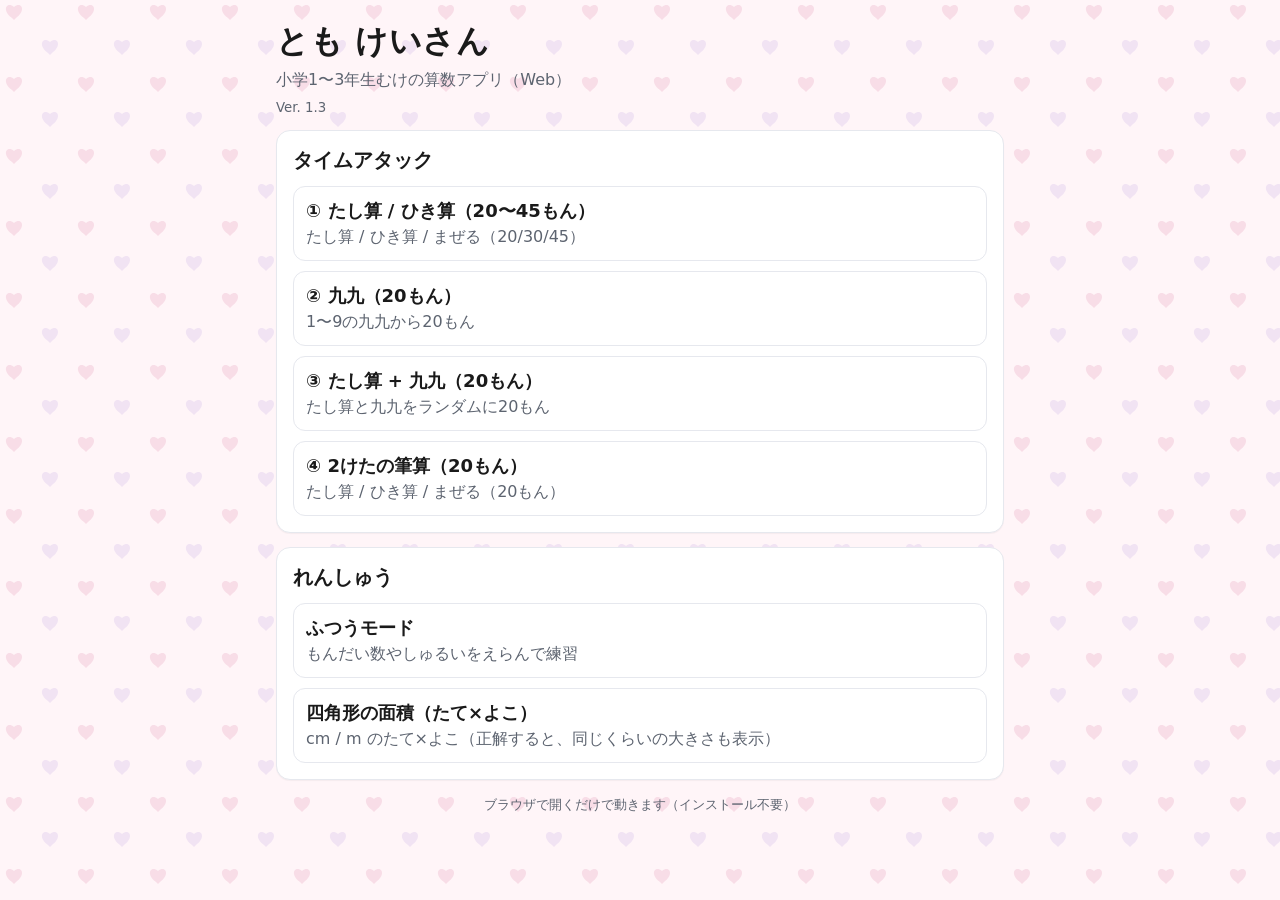
<file: index.html>
<!doctype html>
<html lang="ja">
  <head>
    <meta charset="UTF-8" />
    <meta name="viewport" content="width=device-width, initial-scale=1.0" />
    <title>とも けいさん Ver. 1.3（メニュー）</title>
    <link rel="stylesheet" href="./styles.css?v=20261105-rankingfix2" />
    <script src="./background.js?v=20261105-rankingfix2" defer></script>
  </head>
  <body>
    <main class="container">
      <header class="header">
        <h1 class="title">とも けいさん</h1>
        <p class="subtitle">小学1〜3年生むけの算数アプリ（Web）</p>
        <p class="subtitle"><small>Ver. 1.3</small></p>
      </header>

      <section class="card">
        <h2 class="card-title">タイムアタック</h2>

        <div class="menu">
          <a class="menu-item" href="./time-attack-addsub.html?v=20261105-rankingfix2">
            <div class="menu-title">① たし算 / ひき算（20〜45もん）</div>
            <div class="menu-desc">たし算 / ひき算 / まぜる（20/30/45）</div>
          </a>

          <a class="menu-item" href="./time-attack-kuku.html?v=20261105-rankingfix2">
            <div class="menu-title">② 九九（20もん）</div>
            <div class="menu-desc">1〜9の九九から20もん</div>
          </a>

          <a class="menu-item" href="./time-attack-mix-add-kuku.html?v=20261105-rankingfix2">
            <div class="menu-title">③ たし算 + 九九（20もん）</div>
            <div class="menu-desc">たし算と九九をランダムに20もん</div>
          </a>

          <a class="menu-item" href="./time-attack-column-2digit.html?v=20261105-rankingfix2">
            <div class="menu-title">④ 2けたの筆算（20もん）</div>
            <div class="menu-desc">たし算 / ひき算 / まぜる（20もん）</div>
          </a>
        </div>
      </section>

      <section class="card">
        <h2 class="card-title">れんしゅう</h2>
        <div class="menu">
          <a class="menu-item" href="./practice.html?v=20261105-rankingfix2">
            <div class="menu-title">ふつうモード</div>
            <div class="menu-desc">もんだい数やしゅるいをえらんで練習</div>
          </a>

          <a class="menu-item" href="./area-rectangle.html?v=20261105-rankingfix2">
            <div class="menu-title">四角形の面積（たて×よこ）</div>
            <div class="menu-desc">cm / m のたて×よこ（正解すると、同じくらいの大きさも表示）</div>
          </a>
        </div>
      </section>

      <footer class="footer">
        <small>ブラウザで開くだけで動きます（インストール不要）</small>
      </footer>
    </main>
  </body>
</html>
</file>
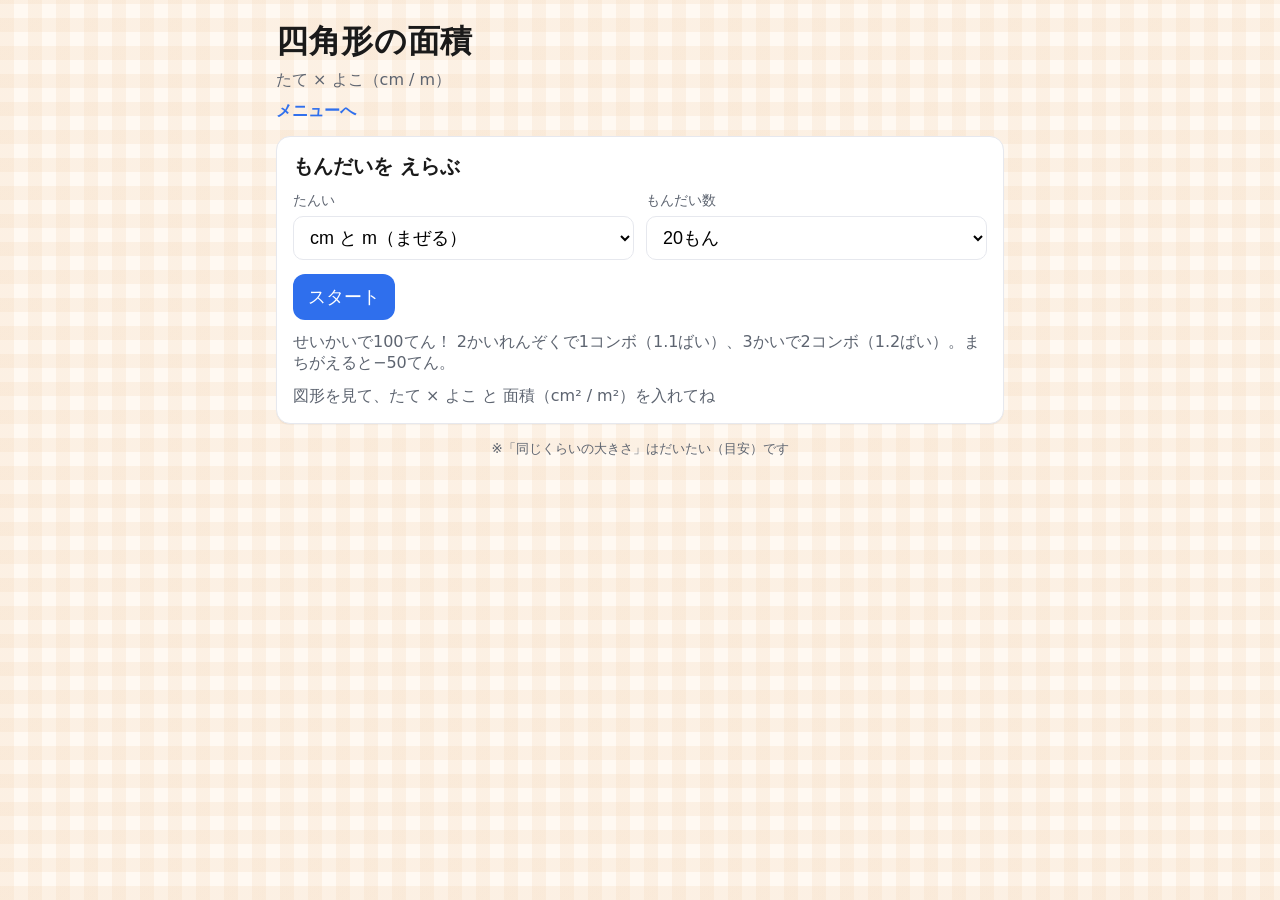
<file: area-rectangle.html>
<!doctype html>
<html lang="ja">
  <head>
    <meta charset="UTF-8" />
    <meta name="viewport" content="width=device-width, initial-scale=1.0" />
    <title>四角形の面積（たて×よこ）</title>
    <link rel="stylesheet" href="./styles.css?v=20261105-rankingfix2" />
    <script src="./background.js?v=20261105-rankingfix2" defer></script>
  </head>
  <body data-mode="area-rectangle">
    <main class="container">
      <header class="header">
        <h1 class="title">四角形の面積</h1>
        <p class="subtitle">たて × よこ（cm / m）</p>
        <nav class="top-nav">
          <a class="link" href="./index.html?v=1.3">メニューへ</a>
        </nav>
      </header>

      <section id="screen-setup" class="card">
        <h2 class="card-title">もんだいを えらぶ</h2>

        <div class="form-grid">
          <label class="field">
            <span class="field-label">たんい</span>
            <select id="unitMode">
              <option value="mix">cm と m（まぜる）</option>
              <option value="cm">cm だけ</option>
              <option value="m">m だけ</option>
            </select>
          </label>

          <label class="field">
            <span class="field-label">もんだい数</span>
            <select id="count">
              <option value="10">10もん</option>
              <option value="20" selected>20もん</option>
              <option value="30">30もん</option>
              <option value="0">むげん</option>
            </select>
          </label>
        </div>

        <div class="actions">
          <button id="startBtn" class="btn btn-primary">スタート</button>
        </div>
        <p class="hint">せいかいで100てん！ 2かいれんぞくで1コンボ（1.1ばい）、3かいで2コンボ（1.2ばい）。まちがえると−50てん。</p>
        <p class="hint">図形を見て、たて × よこ と 面積（cm² / m²）を入れてね</p>
      </section>

      <section id="screen-quiz" class="card hidden" aria-live="polite">
        <div class="status-row">
          <div class="status">
            <span id="progress">1 / 20</span>
            <span class="dot">•</span>
            <span>せいかい <span id="okCount">0</span></span>
            <span class="dot">•</span>
            <span>ミス <span id="ngCount">0</span></span>
          </div>
          <button id="restartBtn" class="btn btn-ghost">やりなおし</button>
        </div>

        <div class="game-score" aria-label="とくてんとコンボ">
          <div><span class="score-caption">とくてん</span><strong id="livePoints">0</strong><span>てん</span></div>
          <div><strong id="liveCombo">0</strong><span>コンボ</span><span id="liveMultiplier" class="score-caption">×1.0</span></div>
        </div>

        <div class="problem">
          <div class="rect-wrap" aria-label="四角形">
            <svg id="rectSvg" class="rect-svg" viewBox="0 0 320 220" role="img" aria-label="四角形の図">
              <rect id="rectShape" x="70" y="40" width="200" height="140" rx="0" class="rect-shape" />
              <line id="measureYoko" x1="70" y1="190" x2="270" y2="190" class="rect-measure" />
              <line id="measureTate" x1="60" y1="40" x2="60" y2="180" class="rect-measure" />
              <text id="labelYoko" x="170" y="212" text-anchor="middle" class="rect-label">よこ</text>
              <text id="labelTate" x="14" y="112" text-anchor="middle" class="rect-label" transform="rotate(-90 14 112)">たて</text>
            </svg>
          </div>

          <div class="formula" aria-label="式入力">
            <div class="formula-title">しき</div>
            <div class="formula-row">
              <div class="formula-cell">
                <div class="formula-caption">たて</div>
                <input
                  id="tateInput"
                  size="2"
                  class="answer-input"
                  type="text"
                  inputmode="none"
                  pattern="[0-9]*"
                  maxlength="2"
                  readonly
                  autocomplete="off"
                  autocorrect="off"
                  autocapitalize="off"
                  aria-label="たて"
                />
              </div>
              <div class="formula-x" aria-hidden="true">×</div>
              <div class="formula-cell">
                <div class="formula-caption">よこ</div>
                <input
                  id="yokoInput"
                  size="2"
                  class="answer-input"
                  type="text"
                  inputmode="none"
                  pattern="[0-9]*"
                  maxlength="2"
                  readonly
                  autocomplete="off"
                  autocorrect="off"
                  autocapitalize="off"
                  aria-label="よこ"
                />
              </div>
              <div class="formula-unit" aria-label="たんい">
                <span id="unitLabel">cm</span>
              </div>
            </div>

            <div class="formula-row-area" aria-label="面積入力">
              <div class="formula-cell">
                <div class="formula-caption">めんせき</div>
                <div class="area-input-row">
                  <input
                    id="areaInput"
                    size="4"
                    class="answer-input"
                    type="text"
                    inputmode="none"
                    pattern="[0-9]*"
                    maxlength="4"
                    readonly
                    autocomplete="off"
                    autocorrect="off"
                    autocapitalize="off"
                    aria-label="面積"
                  />
                  <span class="area-unit" aria-label="面積のたんい"><span id="areaUnitLabel">cm²</span></span>
                </div>
              </div>
            </div>
          </div>

          <div id="resultBox" class="area-result hidden" aria-live="polite"></div>
        </div>

        <div id="numpad" class="numpad" aria-label="テンキー">
          <div class="numpad-grid" >
            <button type="button" class="numpad-key" data-value="1">1</button>
            <button type="button" class="numpad-key" data-value="2">2</button>
            <button type="button" class="numpad-key" data-value="3">3</button>
            <button type="button" class="numpad-key" data-value="4">4</button>
            <button type="button" class="numpad-key" data-value="5">5</button>
            <button type="button" class="numpad-key" data-value="6">6</button>
            <button type="button" class="numpad-key" data-value="7">7</button>
            <button type="button" class="numpad-key" data-value="8">8</button>
            <button type="button" class="numpad-key" data-value="9">9</button>
            <button type="button" class="numpad-key numpad-fn" data-action="clear">けす</button>
            <button type="button" class="numpad-key" data-value="0">0</button>
            <button type="button" class="numpad-key numpad-fn" data-action="backspace">←</button>
          </div>
        </div>

        <div class="actions"><button id="finishBtn" type="button" class="btn btn-ghost hidden">ここまでの けっか</button></div>
        <p id="feedback" class="feedback" aria-live="assertive"></p>
      </section>

      <section id="screen-result" class="card hidden">
        <h2 class="card-title">けっか</h2>
        <div class="game-score game-score-result">
          <div><span class="score-caption">ごうけい</span><strong id="resultPoints">0</strong><span>てん</span></div>
          <div><span class="score-caption">さいこう</span><strong id="resultMaxCombo">0</strong><span>コンボ</span></div>
        </div>
        <div class="result-summary">
          <div class="result-big"><span id="resultSummary">0</span><span class="result-unit">もん せいかい</span></div>
          <div class="result-small" id="resultDetail">ミス 0</div>
        </div>
        <section id="rankingsResult" class="rankings" aria-label="このブラウザのランキング">
          <h3 class="rankings-title">ランキング</h3>
          <p class="rankings-caption">けっかを しゅうけいしています…</p>
        </section>

        <div class="actions">
          <button id="againBtn" class="btn btn-primary">もういちど</button>
          <a class="btn btn-ghost" href="./index.html?v=1.3">メニューへ</a>
        </div>
      </section>

      <footer class="footer">
        <small>※「同じくらいの大きさ」はだいたい（目安）です</small>
      </footer>
    </main>

    <script>
      function __scriptLoadError(name) {
        try {
          document.body.insertAdjacentHTML(
            "afterbegin",
            '<div style="margin:12px; padding:10px 12px; border-radius:12px; background:#ffecec; border:1px solid #ffbdbd; color:#7a1f1f; font-weight:700;">ERROR: ' +
              name +
              " の読み込みに失敗しました。" +
              "<br/>ヒント: file:// で開いている場合は、ローカルサーバで開くと直ることがあります。</div>"
          );
        } catch (e) {
          // ignore
        }
      }
    </script>
    <script src="./rankings.js?v=20261105-rankingfix2"></script>
    <script src="./common.js?v=20261105-rankingfix2" onerror="__scriptLoadError('common.js')"></script>
    <script>
      if (!window.TomoCommon) {
        document.body.insertAdjacentHTML(
          "afterbegin",
          '<div style="margin:12px; padding:10px 12px; border-radius:12px; background:#ffecec; border:1px solid #ffbdbd; color:#7a1f1f; font-weight:700;">ERROR: common.js を読み込めませんでした。<br/>ヒント: file:// で開いている場合は、ローカルサーバ（python / ruby / php）で開くと直ることがあります。</div>'
        );
      }
    </script>
    <script src="./area-rectangle.js?v=20261105-rankingfix2" onerror="__scriptLoadError('area-rectangle.js')"></script>
  </body>
</html>
</file>
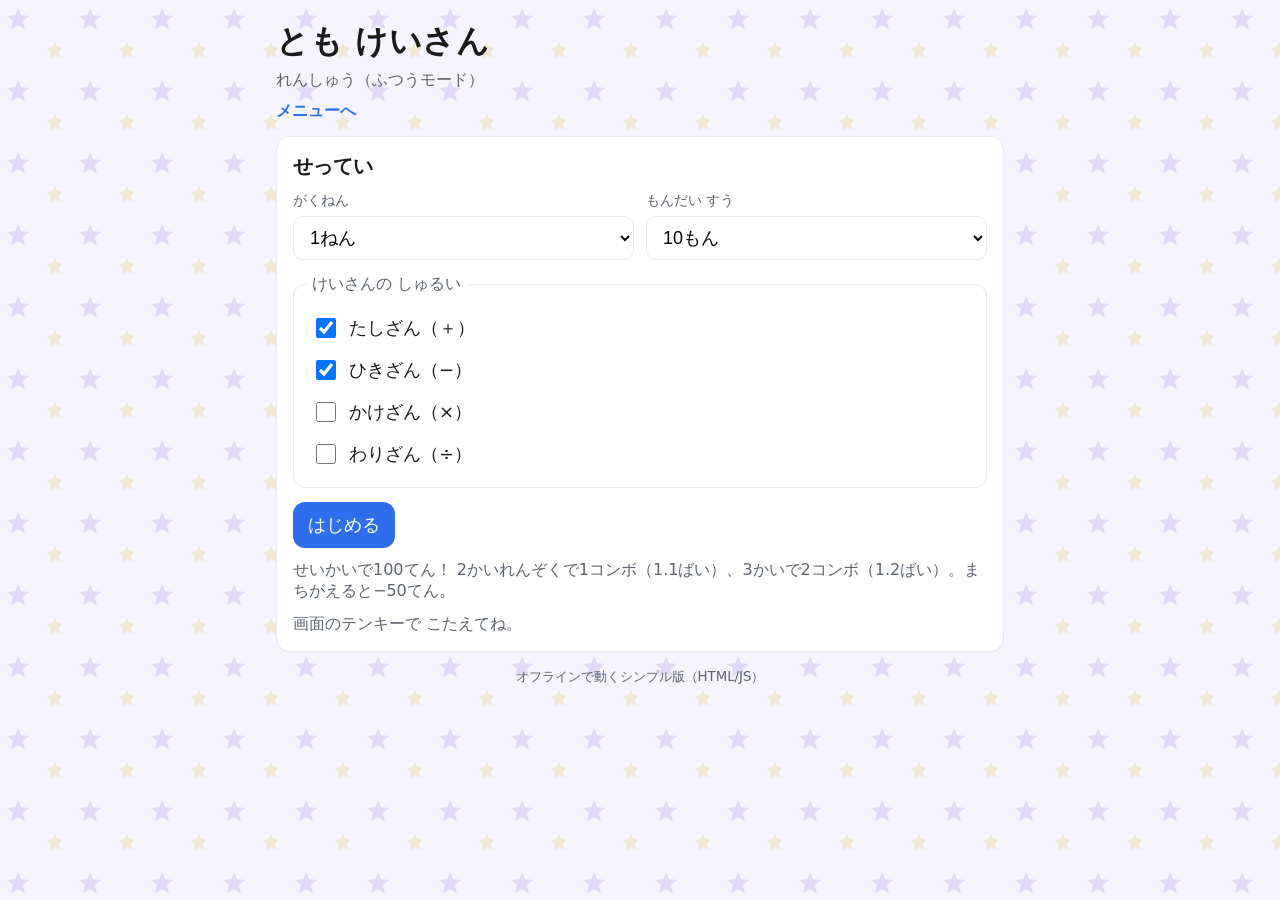
<file: practice.html>
<!doctype html>
<html lang="ja">
  <head>
    <meta charset="UTF-8" />
    <meta name="viewport" content="width=device-width, initial-scale=1.0" />
    <title>とも けいさん（れんしゅう）</title>
    <link rel="stylesheet" href="./styles.css?v=20261105-rankingfix2" />
    <script src="./background.js?v=20261105-rankingfix2" defer></script>
  </head>
  <body data-mode="practice">
    <main class="container">
      <header class="header">
        <h1 class="title">とも けいさん</h1>
        <p class="subtitle">れんしゅう（ふつうモード）</p>

        <nav class="top-nav">
          <a class="link" href="./index.html?v=1.3">メニューへ</a>
        </nav>
      </header>

      <section id="screen-setup" class="card">
        <h2 class="card-title">せってい</h2>

        <div class="form-grid">
          <label class="field">
            <span class="field-label">がくねん</span>
            <select id="grade">
              <option value="1">1ねん</option>
              <option value="2">2ねん</option>
              <option value="3">3ねん</option>
            </select>
          </label>

          <label class="field">
            <span class="field-label">もんだい すう</span>
            <select id="questionCount">
              <option value="10">10もん</option>
              <option value="20">20もん</option>
              <option value="30">30もん</option>
            </select>
          </label>
        </div>

        <fieldset class="ops" aria-label="れんしゅうする けいさん しゅるい">
          <legend class="ops-title">けいさんの しゅるい</legend>

          <label class="checkbox">
            <input id="opAdd" type="checkbox" value="+" />
            <span>たしざん（＋）</span>
          </label>

          <label class="checkbox">
            <input id="opSub" type="checkbox" value="-" />
            <span>ひきざん（−）</span>
          </label>

          <label class="checkbox">
            <input id="opMul" type="checkbox" value="×" />
            <span>かけざん（×）</span>
          </label>

          <label class="checkbox">
            <input id="opDiv" type="checkbox" value="÷" />
            <span>わりざん（÷）</span>
          </label>
        </fieldset>

        <div class="actions">
          <button id="startBtn" class="btn btn-primary">はじめる</button>
        </div>

        <p class="hint">せいかいで100てん！ 2かいれんぞくで1コンボ（1.1ばい）、3かいで2コンボ（1.2ばい）。まちがえると−50てん。</p>
        <p class="hint">画面のテンキーで こたえてね。</p>
      </section>

      <section id="screen-quiz" class="card hidden" aria-live="polite">
        <div class="status-row">
          <div class="status">
            <span id="statusProgress">1 / 10</span>
          </div>
          <button id="restartBtn" class="btn btn-ghost">やりなおし</button>
        </div>

        <div class="game-score" aria-label="とくてんとコンボ">
          <div><span class="score-caption">とくてん</span><strong id="livePoints">0</strong><span>てん</span></div>
          <div><strong id="liveCombo">0</strong><span>コンボ</span><span id="liveMultiplier" class="score-caption">×1.0</span></div>
        </div>

        <div class="problem">
          <div id="problemText" class="problem-text">1 + 1 = ?</div>
        </div>

        <div class="answer-row">
          <input
            id="answerInput"
            type="text"
            inputmode="none"
            pattern="[0-9]*"
            readonly
            autocomplete="off"
            autocorrect="off"
            autocapitalize="off"
            class="answer-input"
            placeholder="こたえ"
            aria-label="こたえ"
          />
          <button id="submitBtn" class="btn btn-primary">こたえる</button>
        </div>

        <div id="numpad" class="numpad" aria-label="テンキー">
          <div class="numpad-grid" >
            <button type="button" class="numpad-key" data-value="1">1</button>
            <button type="button" class="numpad-key" data-value="2">2</button>
            <button type="button" class="numpad-key" data-value="3">3</button>
            <button type="button" class="numpad-key" data-value="4">4</button>
            <button type="button" class="numpad-key" data-value="5">5</button>
            <button type="button" class="numpad-key" data-value="6">6</button>
            <button type="button" class="numpad-key" data-value="7">7</button>
            <button type="button" class="numpad-key" data-value="8">8</button>
            <button type="button" class="numpad-key" data-value="9">9</button>
            <button type="button" class="numpad-key numpad-fn" data-action="clear">けす</button>
            <button type="button" class="numpad-key" data-value="0">0</button>
            <button type="button" class="numpad-key numpad-fn" data-action="backspace">←</button>
          </div>
        </div>

        <p id="feedback" class="feedback" aria-live="assertive"></p>
      </section>

      <section id="screen-result" class="card hidden">
        <h2 class="card-title">けっか</h2>

        <div class="game-score game-score-result">
          <div><span class="score-caption">ごうけい</span><strong id="resultPoints">0</strong><span>てん</span></div>
          <div><span class="score-caption">さいこう</span><strong id="resultMaxCombo">0</strong><span>コンボ</span></div>
        </div>
        <div class="result-summary">
          <div class="result-small" id="resultDetail">10もん中 0もん せいかい</div>
        </div>
        <section id="rankingsResult" class="rankings" aria-label="このブラウザのランキング">
          <h3 class="rankings-title">ランキング</h3>
          <p class="rankings-caption">けっかを しゅうけいしています…</p>
        </section>

        <div id="mistakes" class="mistakes hidden">
          <h3 class="mistakes-title">まちがえた もんだい</h3>
          <ol id="mistakeList" class="mistake-list"></ol>
        </div>

        <div class="actions">
          <button id="againBtn" class="btn btn-primary">もういちど</button>
          <button id="backBtn" class="btn btn-ghost">せっていに もどる</button>
        </div>
      </section>

      <footer class="footer">
        <small>オフラインで動くシンプル版（HTML/JS）</small>
      </footer>
    </main>

    <script src="./rankings.js?v=20261105-rankingfix2"></script>
    <script src="./common.js?v=20261105-rankingfix2"></script>
    <script src="./app.js?v=20261105-rankingfix2"></script>
  </body>
</html>
</file>
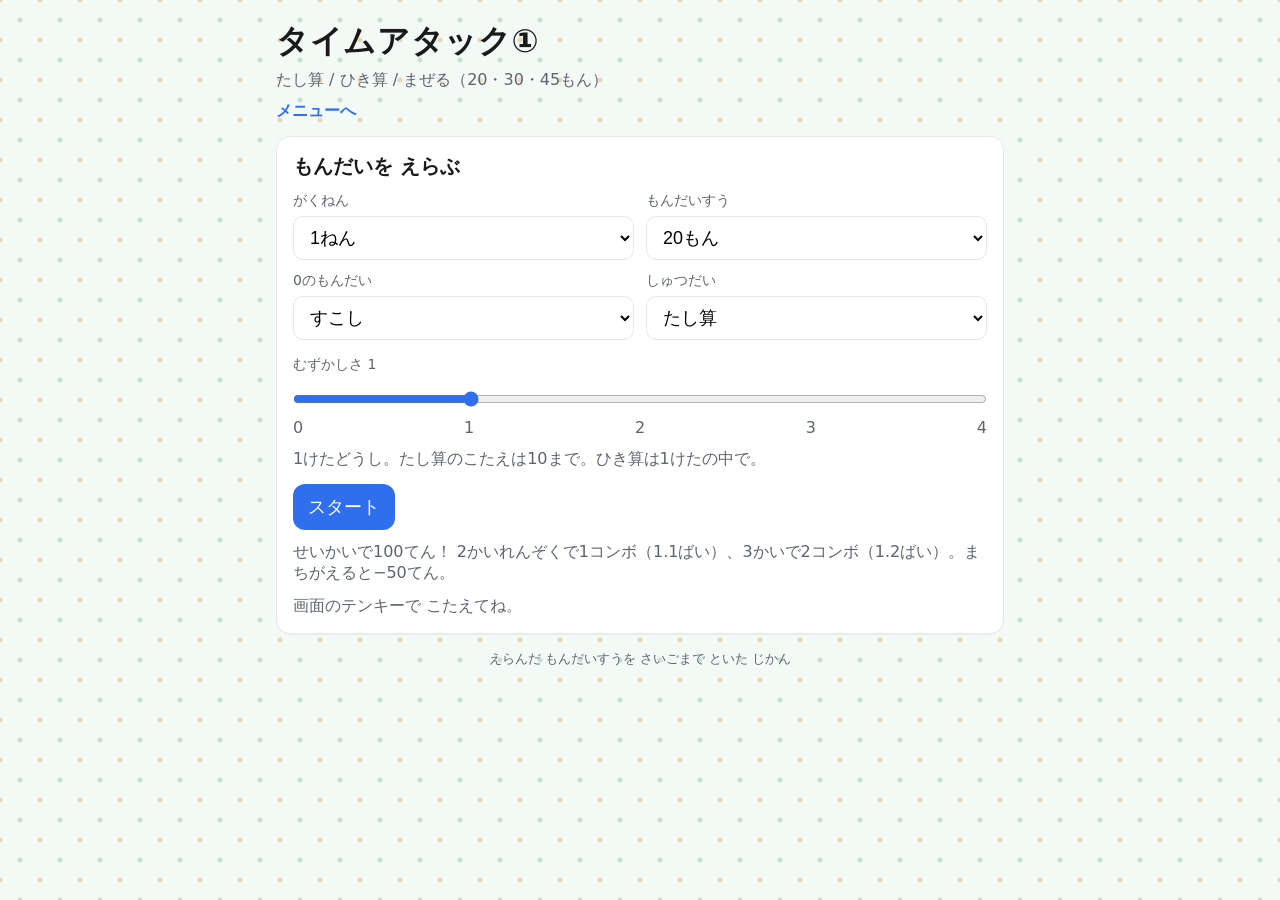
<file: time-attack-addsub.html>
<!doctype html>
<html lang="ja">
  <head>
    <meta charset="UTF-8" />
    <meta name="viewport" content="width=device-width, initial-scale=1.0" />
    <title>タイムアタック① たし算/ひき算（20〜45もん）</title>
    <link rel="stylesheet" href="./styles.css?v=20261105-rankingfix2" />
    <script src="./background.js?v=20261105-rankingfix2" defer></script>
  </head>
  <body data-mode="time-attack-addsub">
    <main class="container">
      <header class="header">
        <h1 class="title">タイムアタック①</h1>
        <p class="subtitle">たし算 / ひき算 / まぜる（20・30・45もん）</p>
        <nav class="top-nav">
          <a class="link" href="./index.html?v=1.3">メニューへ</a>
        </nav>
      </header>

      <section id="screen-setup" class="card">
        <h2 class="card-title">もんだいを えらぶ</h2>

        <div class="form-grid">
          <label class="field">
            <span class="field-label">がくねん</span>
            <select id="difficulty">
              <option value="1">1ねん</option>
              <option value="2">2ねん</option>
              <option value="3">3ねん</option>
            </select>
          </label>

          <label class="field">
            <span class="field-label">もんだいすう</span>
            <select id="count">
              <option value="20" selected>20もん</option>
              <option value="30">30もん</option>
              <option value="45">45もん</option>
            </select>
          </label>

          <label class="field">
            <span class="field-label">0のもんだい</span>
            <select id="zero">
              <option value="none">なし</option>
              <option value="some" selected>すこし</option>
              <option value="many">よく</option>
            </select>
          </label>

          <label class="field">
            <span class="field-label">しゅつだい</span>
            <select id="mode">
              <option value="add">たし算</option>
              <option value="sub">ひき算</option>
              <option value="mix">たし算・ひき算 まぜる</option>
            </select>
          </label>
        </div>

        <div class="difficulty-control">
          <label class="field" for="level">
            <span class="field-label">むずかしさ <output id="levelValue" for="level">1</output></span>
            <input id="level" type="range" min="0" max="4" step="1" value="1" aria-describedby="levelDescription" />
          </label>
          <div class="difficulty-steps" aria-hidden="true"><span>0</span><span>1</span><span>2</span><span>3</span><span>4</span></div>
          <p id="levelDescription" class="hint" aria-live="polite"></p>
        </div>

        <div class="actions">
          <button id="startBtn" class="btn btn-primary">スタート</button>
        </div>
        <p class="hint">せいかいで100てん！ 2かいれんぞくで1コンボ（1.1ばい）、3かいで2コンボ（1.2ばい）。まちがえると−50てん。</p>
        <p class="hint">画面のテンキーで こたえてね。</p>
      </section>

      <section id="screen-quiz" class="card hidden" aria-live="polite">
        <div class="status-row">
          <div class="status">
            <span id="progress">1 / 20</span>
            <span class="dot">•</span>
            <span class="timer">⏱ <span id="timer">0:00.00</span></span>
            <span class="dot">•</span>
            <span>ミス <span id="mistakes">0</span></span>
          </div>
          <button id="restartBtn" class="btn btn-ghost">やりなおし</button>
        </div>

        <div class="game-score" aria-label="とくてんとコンボ">
          <div><span class="score-caption">とくてん</span><strong id="livePoints">0</strong><span>てん</span></div>
          <div><strong id="liveCombo">0</strong><span>コンボ</span><span id="liveMultiplier" class="score-caption">×1.0</span></div>
        </div>

        <div class="problem">
          <div id="problemText" class="problem-text">1 + 1 = ?</div>
        </div>

        <div class="answer-row">
          <input
            id="answerInput"
            type="text"
            inputmode="none"
            pattern="[0-9]*"
            readonly
            autocomplete="off"
            autocorrect="off"
            autocapitalize="off"
            class="answer-input"
            placeholder="こたえ"
            aria-label="こたえ"
          />
          <button id="submitBtn" class="btn btn-primary">こたえる</button>
        </div>

        <div id="numpad" class="numpad" aria-label="テンキー">
          <div class="numpad-grid" >
            <button type="button" class="numpad-key" data-value="1">1</button>
            <button type="button" class="numpad-key" data-value="2">2</button>
            <button type="button" class="numpad-key" data-value="3">3</button>
            <button type="button" class="numpad-key" data-value="4">4</button>
            <button type="button" class="numpad-key" data-value="5">5</button>
            <button type="button" class="numpad-key" data-value="6">6</button>
            <button type="button" class="numpad-key" data-value="7">7</button>
            <button type="button" class="numpad-key" data-value="8">8</button>
            <button type="button" class="numpad-key" data-value="9">9</button>
            <button type="button" class="numpad-key numpad-fn" data-action="clear">けす</button>
            <button type="button" class="numpad-key" data-value="0">0</button>
            <button type="button" class="numpad-key numpad-fn" data-action="backspace">←</button>
          </div>
        </div>

        <p id="feedback" class="feedback" aria-live="assertive"></p>
      </section>

      <section id="screen-result" class="card hidden">
        <h2 class="card-title">けっか</h2>
        <div class="game-score game-score-result">
          <div><span class="score-caption">ごうけい</span><strong id="resultPoints">0</strong><span>てん</span></div>
          <div><span class="score-caption">さいこう</span><strong id="resultMaxCombo">0</strong><span>コンボ</span></div>
        </div>
        <div class="result-summary">
          <div class="result-big">
            <span id="resultTime">0:00.00</span>
            <span class="result-unit">time</span>
          </div>
          <div class="result-small" id="resultDetail">ミス 0</div>
        </div>
        <section id="rankingsResult" class="rankings" aria-label="このブラウザのランキング">
          <h3 class="rankings-title">ランキング</h3>
          <p class="rankings-caption">けっかを しゅうけいしています…</p>
        </section>

        <div class="actions">
          <button id="againBtn" class="btn btn-primary">もういちど</button>
          <a class="btn btn-ghost" href="./index.html?v=1.3">メニューへ</a>
        </div>
      </section>

      <footer class="footer">
        <small>えらんだ もんだいすうを さいごまで といた じかん</small>
      </footer>
    </main>

    <script>
      function __scriptLoadError(name) {
        try {
          document.body.insertAdjacentHTML(
            "afterbegin",
            '<div style="margin:12px; padding:10px 12px; border-radius:12px; background:#ffecec; border:1px solid #ffbdbd; color:#7a1f1f; font-weight:700;">ERROR: ' +
              name +
              " の読み込みに失敗しました。" +
              "<br/>ヒント: file:// で開いている場合は、ローカルサーバで開くと直ることがあります。</div>"
          );
        } catch (e) {
          // ignore
        }
      }
    </script>
    <script src="./rankings.js?v=20261105-rankingfix2"></script>
    <script src="./common.js?v=20261105-rankingfix2" onerror="__scriptLoadError('common.js')"></script>
    <script>
      if (!window.TomoCommon) {
        document.body.insertAdjacentHTML(
          "afterbegin",
          '<div style="margin:12px; padding:10px 12px; border-radius:12px; background:#ffecec; border:1px solid #ffbdbd; color:#7a1f1f; font-weight:700;">ERROR: common.js を読み込めませんでした。<br/>ヒント: file:// で開いている場合は、ローカルサーバ（python / ruby / php）で開くと直ることがあります。</div>'
        );
      }
    </script>
    <script src="./timed-quiz.js?v=20261105-rankingfix2" onerror="__scriptLoadError('timed-quiz.js')"></script>
    <script src="./time-attack-addsub.js?v=20261105-rankingfix2" onerror="__scriptLoadError('time-attack-addsub.js')"></script>
  </body>
</html>
</file>
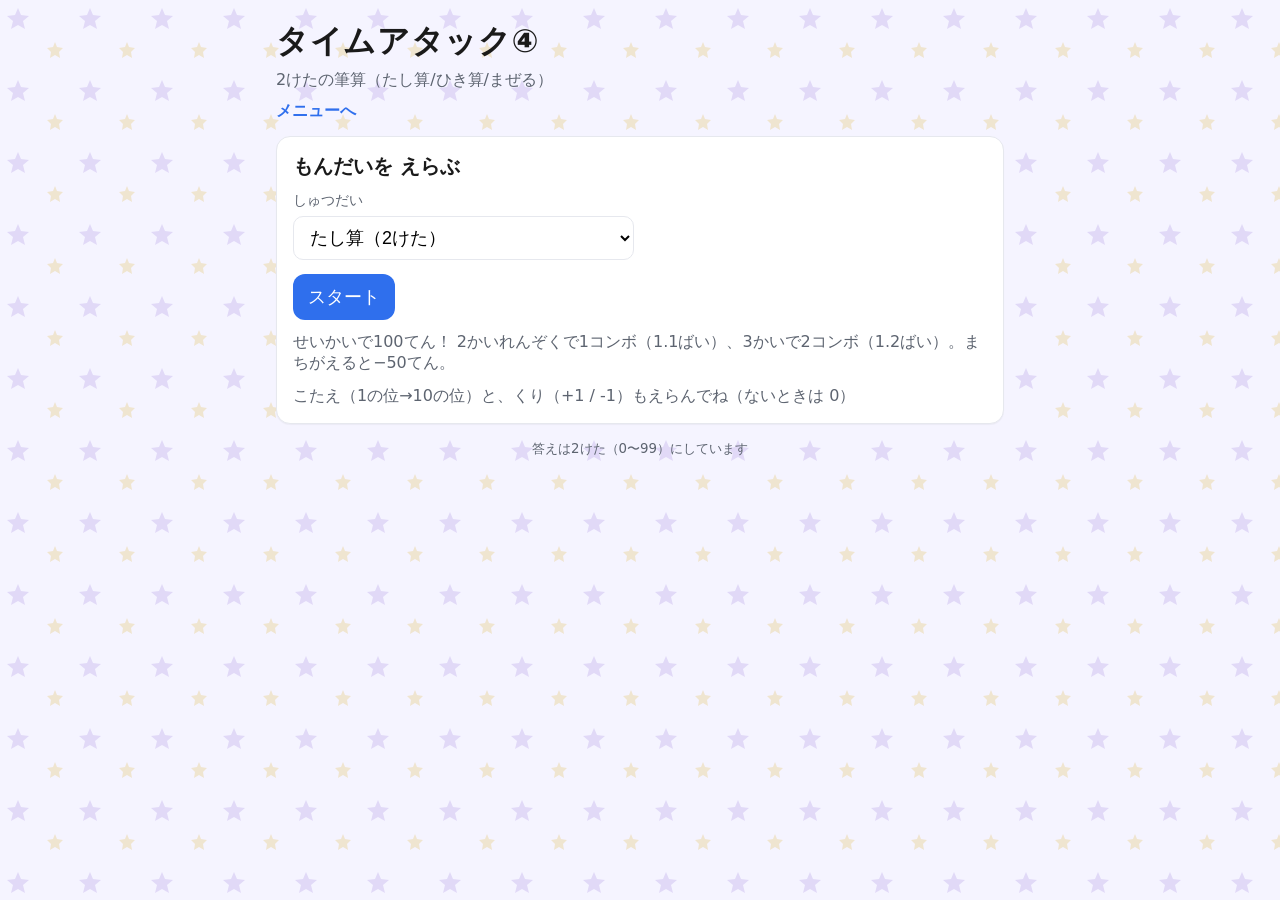
<file: time-attack-column-2digit.html>
<!doctype html>
<html lang="ja">
  <head>
    <meta charset="UTF-8" />
    <meta name="viewport" content="width=device-width, initial-scale=1.0" />
    <title>タイムアタック④ 2けたの筆算（20もん）</title>
    <link rel="stylesheet" href="./styles.css?v=20261105-rankingfix2" />
    <script src="./background.js?v=20261105-rankingfix2" defer></script>
  </head>
  <body data-mode="time-attack-column-2digit">
    <main class="container">
      <header class="header">
        <h1 class="title">タイムアタック④</h1>
        <p class="subtitle">2けたの筆算（たし算/ひき算/まぜる）</p>
        <nav class="top-nav">
          <a class="link" href="./index.html?v=1.3">メニューへ</a>
        </nav>
      </header>

      <section id="screen-setup" class="card">
        <h2 class="card-title">もんだいを えらぶ</h2>
        <div class="form-grid">
          <label class="field">
            <span class="field-label">しゅつだい</span>
            <select id="mode">
              <option value="add">たし算（2けた）</option>
              <option value="sub">ひき算（2けた）</option>
              <option value="mix">たし算・ひき算 まぜる（2けた）</option>
            </select>
          </label>
        </div>

        <div class="actions">
          <button id="startBtn" class="btn btn-primary">スタート</button>
        </div>
        <p class="hint">せいかいで100てん！ 2かいれんぞくで1コンボ（1.1ばい）、3かいで2コンボ（1.2ばい）。まちがえると−50てん。</p>
        <p class="hint">こたえ（1の位→10の位）と、くり（+1 / -1）もえらんでね（ないときは 0）</p>
      </section>

      <section id="screen-quiz" class="card hidden" aria-live="polite">
        <div class="status-row">
          <div class="status">
            <span id="progress">1 / 20</span>
            <span class="dot">•</span>
            <span class="timer">⏱ <span id="timer">0:00.00</span></span>
            <span class="dot">•</span>
            <span>ミス <span id="mistakes">0</span></span>
          </div>
          <button id="restartBtn" class="btn btn-ghost">やりなおし</button>
        </div>

        <div class="game-score" aria-label="とくてんとコンボ">
          <div><span class="score-caption">とくてん</span><strong id="livePoints">0</strong><span>てん</span></div>
          <div><strong id="liveCombo">0</strong><span>コンボ</span><span id="liveMultiplier" class="score-caption">×1.0</span></div>
        </div>

        <div class="problem column-problem" aria-label="筆算">
          <div class="carry-row" aria-label="くり上がり/くり下がり">
            <div class="carry-field" role="group" aria-label="くり上がり/くり下がり 入力">
              <span id="carryLabel" class="carry-label">くり上がり</span>
              <div class="carry-buttons">
                <button id="carryPlusBtn" type="button" class="carry-btn" aria-label="くり上がり +1">+1</button>
                <button id="carryMinusBtn" type="button" class="carry-btn" aria-label="くり下がり -1">-1</button>
                <span class="carry-value" aria-label="えらんだ くり" aria-live="polite">いま：<span id="carryValue">0</span></span>
              </div>
            </div>
            <span class="carry-hint">※ないときは 0（そのまま）</span>
          </div>

          <div class="column-row" id="rowTop"> 34</div>
          <div class="column-row" id="rowBottom">+56</div>
          <div class="column-line" aria-hidden="true"></div>
          <div class="column-answer" aria-label="答え入力">
            <input
              id="ansTens"
              class="digit-input"
              type="text"
              inputmode="none"
              pattern="[0-9]*"
              maxlength="1"
              readonly
              autocomplete="off"
              autocorrect="off"
              autocapitalize="off"
              aria-label="10の位"
            />
            <input
              id="ansOnes"
              class="digit-input"
              type="text"
              inputmode="none"
              pattern="[0-9]*"
              maxlength="1"
              readonly
              autocomplete="off"
              autocorrect="off"
              autocapitalize="off"
              aria-label="1の位"
            />
          </div>
        </div>

        <div id="numpad" class="numpad" aria-label="テンキー">
          <div class="numpad-grid" >
            <button type="button" class="numpad-key" data-value="1">1</button>
            <button type="button" class="numpad-key" data-value="2">2</button>
            <button type="button" class="numpad-key" data-value="3">3</button>
            <button type="button" class="numpad-key" data-value="4">4</button>
            <button type="button" class="numpad-key" data-value="5">5</button>
            <button type="button" class="numpad-key" data-value="6">6</button>
            <button type="button" class="numpad-key" data-value="7">7</button>
            <button type="button" class="numpad-key" data-value="8">8</button>
            <button type="button" class="numpad-key" data-value="9">9</button>
            <button type="button" class="numpad-key numpad-fn" data-action="clear">けす</button>
            <button type="button" class="numpad-key" data-value="0">0</button>
            <button type="button" class="numpad-key numpad-fn" data-action="backspace">←</button>
          </div>
        </div>

        <p id="feedback" class="feedback" aria-live="assertive"></p>
      </section>

      <section id="screen-result" class="card hidden">
        <h2 class="card-title">けっか</h2>
        <div class="game-score game-score-result">
          <div><span class="score-caption">ごうけい</span><strong id="resultPoints">0</strong><span>てん</span></div>
          <div><span class="score-caption">さいこう</span><strong id="resultMaxCombo">0</strong><span>コンボ</span></div>
        </div>
        <div class="result-summary">
          <div class="result-big">
            <span id="resultTime">0:00.00</span>
            <span class="result-unit">time</span>
          </div>
          <div class="result-small" id="resultDetail">ミス 0</div>
        </div>
        <section id="rankingsResult" class="rankings" aria-label="このブラウザのランキング">
          <h3 class="rankings-title">ランキング</h3>
          <p class="rankings-caption">けっかを しゅうけいしています…</p>
        </section>

        <div class="actions">
          <button id="againBtn" class="btn btn-primary">もういちど</button>
          <a class="btn btn-ghost" href="./index.html?v=1.3">メニューへ</a>
        </div>
      </section>

      <footer class="footer">
        <small>答えは2けた（0〜99）にしています</small>
      </footer>
    </main>

    <script>
      function __scriptLoadError(name) {
        try {
          document.body.insertAdjacentHTML(
            "afterbegin",
            '<div style="margin:12px; padding:10px 12px; border-radius:12px; background:#ffecec; border:1px solid #ffbdbd; color:#7a1f1f; font-weight:700;">ERROR: ' +
              name +
              " の読み込みに失敗しました。" +
              "<br/>ヒント: file:// で開いている場合は、ローカルサーバで開くと直ることがあります。</div>"
          );
        } catch (e) {
          // ignore
        }
      }
    </script>
    <script src="./rankings.js?v=20261105-rankingfix2"></script>
    <script src="./common.js?v=20261105-rankingfix2" onerror="__scriptLoadError('common.js')"></script>
    <script>
      if (!window.TomoCommon) {
        document.body.insertAdjacentHTML(
          "afterbegin",
          '<div style="margin:12px; padding:10px 12px; border-radius:12px; background:#ffecec; border:1px solid #ffbdbd; color:#7a1f1f; font-weight:700;">ERROR: common.js を読み込めませんでした。<br/>ヒント: file:// で開いている場合は、ローカルサーバ（python / ruby / php）で開くと直ることがあります。</div>'
        );
      }
    </script>
    <script src="./time-attack-column-2digit.js?v=20261105-rankingfix2" onerror="__scriptLoadError('time-attack-column-2digit.js')"></script>
  </body>
</html>
</file>
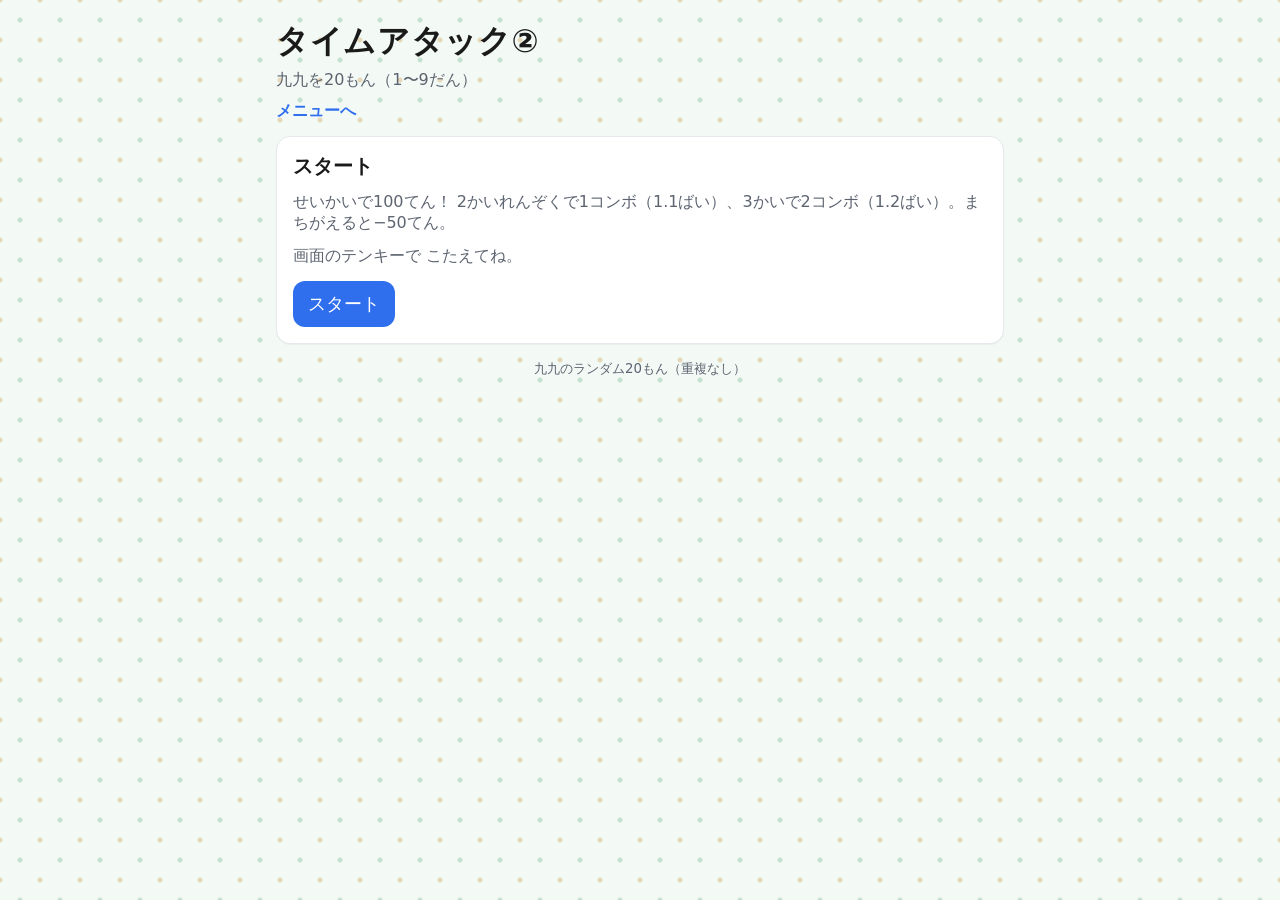
<file: time-attack-kuku.html>
<!doctype html>
<html lang="ja">
  <head>
    <meta charset="UTF-8" />
    <meta name="viewport" content="width=device-width, initial-scale=1.0" />
    <title>タイムアタック② 九九（20もん）</title>
    <link rel="stylesheet" href="./styles.css?v=20261105-rankingfix2" />
    <script src="./background.js?v=20261105-rankingfix2" defer></script>
  </head>
  <body data-mode="time-attack-kuku">
    <main class="container">
      <header class="header">
        <h1 class="title">タイムアタック②</h1>
        <p class="subtitle">九九を20もん（1〜9だん）</p>
        <nav class="top-nav">
          <a class="link" href="./index.html?v=1.3">メニューへ</a>
        </nav>
      </header>

      <section id="screen-setup" class="card">
        <h2 class="card-title">スタート</h2>
        <p class="hint">せいかいで100てん！ 2かいれんぞくで1コンボ（1.1ばい）、3かいで2コンボ（1.2ばい）。まちがえると−50てん。</p>
        <p class="hint">画面のテンキーで こたえてね。</p>
        <div class="actions">
          <button id="startBtn" class="btn btn-primary">スタート</button>
        </div>
      </section>

      <section id="screen-quiz" class="card hidden" aria-live="polite">
        <div class="status-row">
          <div class="status">
            <span id="progress">1 / 20</span>
            <span class="dot">•</span>
            <span class="timer">⏱ <span id="timer">0:00.00</span></span>
            <span class="dot">•</span>
            <span>ミス <span id="mistakes">0</span></span>
          </div>
          <button id="restartBtn" class="btn btn-ghost">やりなおし</button>
        </div>

        <div class="game-score" aria-label="とくてんとコンボ">
          <div><span class="score-caption">とくてん</span><strong id="livePoints">0</strong><span>てん</span></div>
          <div><strong id="liveCombo">0</strong><span>コンボ</span><span id="liveMultiplier" class="score-caption">×1.0</span></div>
        </div>

        <div class="problem">
          <div id="problemText" class="problem-text">2 × 3 = ?</div>
        </div>

        <div class="answer-row">
          <input
            id="answerInput"
            type="text"
            inputmode="none"
            pattern="[0-9]*"
            readonly
            autocomplete="off"
            autocorrect="off"
            autocapitalize="off"
            class="answer-input"
            placeholder="こたえ"
            aria-label="こたえ"
          />
          <button id="submitBtn" class="btn btn-primary">こたえる</button>
        </div>

        <div id="numpad" class="numpad" aria-label="テンキー">
          <div class="numpad-grid" >
            <button type="button" class="numpad-key" data-value="1">1</button>
            <button type="button" class="numpad-key" data-value="2">2</button>
            <button type="button" class="numpad-key" data-value="3">3</button>
            <button type="button" class="numpad-key" data-value="4">4</button>
            <button type="button" class="numpad-key" data-value="5">5</button>
            <button type="button" class="numpad-key" data-value="6">6</button>
            <button type="button" class="numpad-key" data-value="7">7</button>
            <button type="button" class="numpad-key" data-value="8">8</button>
            <button type="button" class="numpad-key" data-value="9">9</button>
            <button type="button" class="numpad-key numpad-fn" data-action="clear">けす</button>
            <button type="button" class="numpad-key" data-value="0">0</button>
            <button type="button" class="numpad-key numpad-fn" data-action="backspace">←</button>
          </div>
        </div>

        <p id="feedback" class="feedback" aria-live="assertive"></p>
      </section>

      <section id="screen-result" class="card hidden">
        <h2 class="card-title">けっか</h2>
        <div class="game-score game-score-result">
          <div><span class="score-caption">ごうけい</span><strong id="resultPoints">0</strong><span>てん</span></div>
          <div><span class="score-caption">さいこう</span><strong id="resultMaxCombo">0</strong><span>コンボ</span></div>
        </div>
        <div class="result-summary">
          <div class="result-big">
            <span id="resultTime">0:00.00</span>
            <span class="result-unit">time</span>
          </div>
          <div class="result-small" id="resultDetail">ミス 0</div>
        </div>
        <section id="rankingsResult" class="rankings" aria-label="このブラウザのランキング">
          <h3 class="rankings-title">ランキング</h3>
          <p class="rankings-caption">けっかを しゅうけいしています…</p>
        </section>

        <div class="actions">
          <button id="againBtn" class="btn btn-primary">もういちど</button>
          <a class="btn btn-ghost" href="./index.html?v=1.3">メニューへ</a>
        </div>
      </section>

      <footer class="footer">
        <small>九九のランダム20もん（重複なし）</small>
      </footer>
    </main>

    <script>
      function __scriptLoadError(name) {
        try {
          document.body.insertAdjacentHTML(
            "afterbegin",
            '<div style="margin:12px; padding:10px 12px; border-radius:12px; background:#ffecec; border:1px solid #ffbdbd; color:#7a1f1f; font-weight:700;">ERROR: ' +
              name +
              " の読み込みに失敗しました。" +
              "<br/>ヒント: file:// で開いている場合は、ローカルサーバで開くと直ることがあります。</div>"
          );
        } catch (e) {
          // ignore
        }
      }
    </script>
    <script src="./rankings.js?v=20261105-rankingfix2"></script>
    <script src="./common.js?v=20261105-rankingfix2" onerror="__scriptLoadError('common.js')"></script>
    <script>
      if (!window.TomoCommon) {
        document.body.insertAdjacentHTML(
          "afterbegin",
          '<div style="margin:12px; padding:10px 12px; border-radius:12px; background:#ffecec; border:1px solid #ffbdbd; color:#7a1f1f; font-weight:700;">ERROR: common.js を読み込めませんでした。<br/>ヒント: file:// で開いている場合は、ローカルサーバ（python / ruby / php）で開くと直ることがあります。</div>'
        );
      }
    </script>
    <script src="./timed-quiz.js?v=20261105-rankingfix2" onerror="__scriptLoadError('timed-quiz.js')"></script>
    <script src="./time-attack-kuku.js?v=20261105-rankingfix2" onerror="__scriptLoadError('time-attack-kuku.js')"></script>
  </body>
</html>
</file>
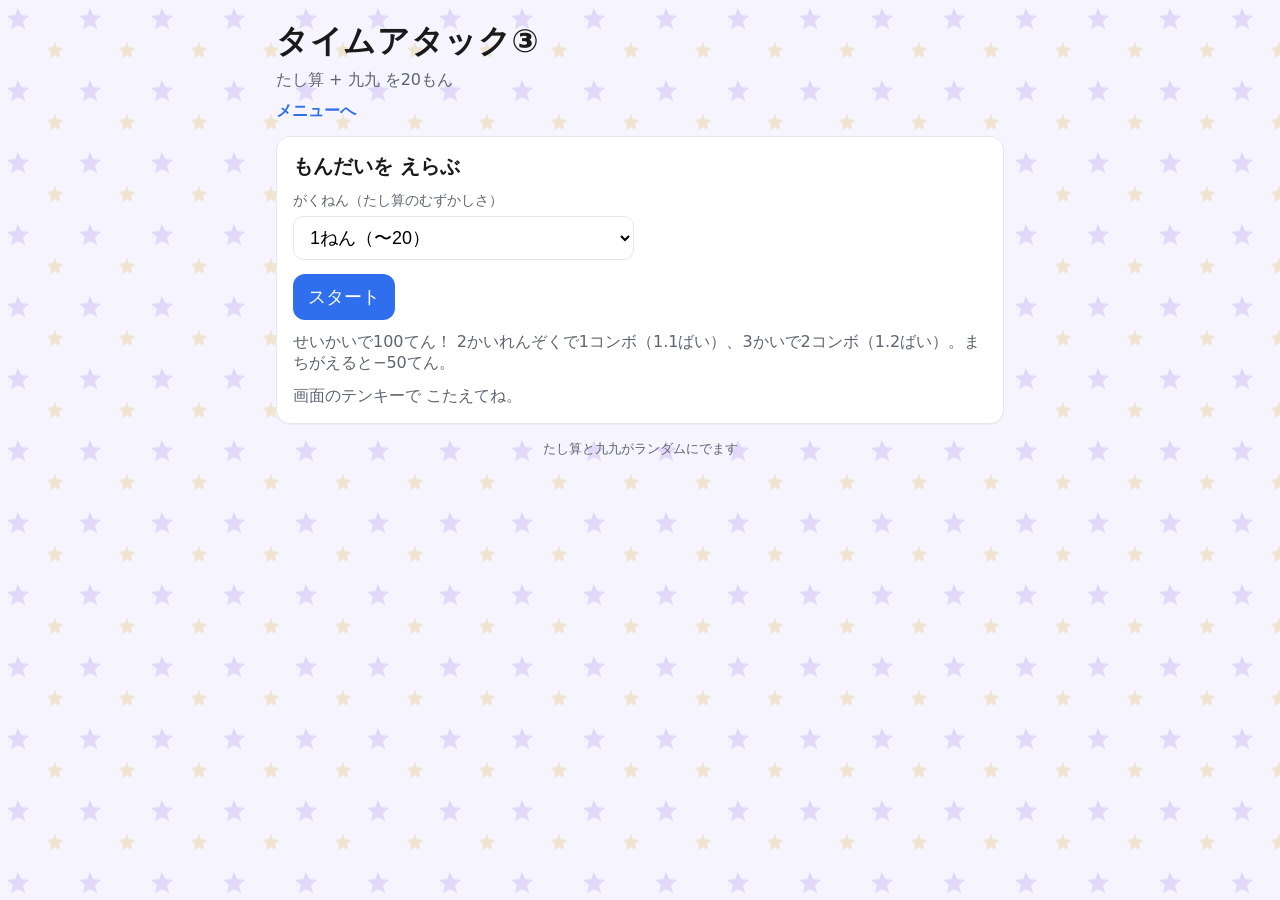
<file: time-attack-mix-add-kuku.html>
<!doctype html>
<html lang="ja">
  <head>
    <meta charset="UTF-8" />
    <meta name="viewport" content="width=device-width, initial-scale=1.0" />
    <title>タイムアタック③ たし算+九九（20もん）</title>
    <link rel="stylesheet" href="./styles.css?v=20261105-rankingfix2" />
    <script src="./background.js?v=20261105-rankingfix2" defer></script>
  </head>
  <body data-mode="time-attack-mix-add-kuku">
    <main class="container">
      <header class="header">
        <h1 class="title">タイムアタック③</h1>
        <p class="subtitle">たし算 + 九九 を20もん</p>
        <nav class="top-nav">
          <a class="link" href="./index.html?v=1.3">メニューへ</a>
        </nav>
      </header>

      <section id="screen-setup" class="card">
        <h2 class="card-title">もんだいを えらぶ</h2>

        <div class="form-grid">
          <label class="field">
            <span class="field-label">がくねん（たし算のむずかしさ）</span>
            <select id="difficulty">
              <option value="1">1ねん（〜20）</option>
              <option value="2">2ねん（〜100）</option>
              <option value="3">3ねん（〜1000）</option>
            </select>
          </label>
        </div>

        <div class="actions">
          <button id="startBtn" class="btn btn-primary">スタート</button>
        </div>
        <p class="hint">せいかいで100てん！ 2かいれんぞくで1コンボ（1.1ばい）、3かいで2コンボ（1.2ばい）。まちがえると−50てん。</p>
        <p class="hint">画面のテンキーで こたえてね。</p>
      </section>

      <section id="screen-quiz" class="card hidden" aria-live="polite">
        <div class="status-row">
          <div class="status">
            <span id="progress">1 / 20</span>
            <span class="dot">•</span>
            <span class="timer">⏱ <span id="timer">0:00.00</span></span>
            <span class="dot">•</span>
            <span>ミス <span id="mistakes">0</span></span>
          </div>
          <button id="restartBtn" class="btn btn-ghost">やりなおし</button>
        </div>

        <div class="game-score" aria-label="とくてんとコンボ">
          <div><span class="score-caption">とくてん</span><strong id="livePoints">0</strong><span>てん</span></div>
          <div><strong id="liveCombo">0</strong><span>コンボ</span><span id="liveMultiplier" class="score-caption">×1.0</span></div>
        </div>

        <div class="problem">
          <div id="problemText" class="problem-text">1 + 1 = ?</div>
        </div>

        <div class="answer-row">
          <input
            id="answerInput"
            type="text"
            inputmode="none"
            pattern="[0-9]*"
            readonly
            autocomplete="off"
            autocorrect="off"
            autocapitalize="off"
            class="answer-input"
            placeholder="こたえ"
            aria-label="こたえ"
          />
          <button id="submitBtn" class="btn btn-primary">こたえる</button>
        </div>

        <div id="numpad" class="numpad" aria-label="テンキー">
          <div class="numpad-grid" >
            <button type="button" class="numpad-key" data-value="1">1</button>
            <button type="button" class="numpad-key" data-value="2">2</button>
            <button type="button" class="numpad-key" data-value="3">3</button>
            <button type="button" class="numpad-key" data-value="4">4</button>
            <button type="button" class="numpad-key" data-value="5">5</button>
            <button type="button" class="numpad-key" data-value="6">6</button>
            <button type="button" class="numpad-key" data-value="7">7</button>
            <button type="button" class="numpad-key" data-value="8">8</button>
            <button type="button" class="numpad-key" data-value="9">9</button>
            <button type="button" class="numpad-key numpad-fn" data-action="clear">けす</button>
            <button type="button" class="numpad-key" data-value="0">0</button>
            <button type="button" class="numpad-key numpad-fn" data-action="backspace">←</button>
          </div>
        </div>

        <p id="feedback" class="feedback" aria-live="assertive"></p>
      </section>

      <section id="screen-result" class="card hidden">
        <h2 class="card-title">けっか</h2>
        <div class="game-score game-score-result">
          <div><span class="score-caption">ごうけい</span><strong id="resultPoints">0</strong><span>てん</span></div>
          <div><span class="score-caption">さいこう</span><strong id="resultMaxCombo">0</strong><span>コンボ</span></div>
        </div>
        <div class="result-summary">
          <div class="result-big">
            <span id="resultTime">0:00.00</span>
            <span class="result-unit">time</span>
          </div>
          <div class="result-small" id="resultDetail">ミス 0</div>
        </div>
        <section id="rankingsResult" class="rankings" aria-label="このブラウザのランキング">
          <h3 class="rankings-title">ランキング</h3>
          <p class="rankings-caption">けっかを しゅうけいしています…</p>
        </section>

        <div class="actions">
          <button id="againBtn" class="btn btn-primary">もういちど</button>
          <a class="btn btn-ghost" href="./index.html?v=1.3">メニューへ</a>
        </div>
      </section>

      <footer class="footer">
        <small>たし算と九九がランダムにでます</small>
      </footer>
    </main>

    <script>
      function __scriptLoadError(name) {
        try {
          document.body.insertAdjacentHTML(
            "afterbegin",
            '<div style="margin:12px; padding:10px 12px; border-radius:12px; background:#ffecec; border:1px solid #ffbdbd; color:#7a1f1f; font-weight:700;">ERROR: ' +
              name +
              " の読み込みに失敗しました。" +
              "<br/>ヒント: file:// で開いている場合は、ローカルサーバで開くと直ることがあります。</div>"
          );
        } catch (e) {
          // ignore
        }
      }
    </script>
    <script src="./rankings.js?v=20261105-rankingfix2"></script>
    <script src="./common.js?v=20261105-rankingfix2" onerror="__scriptLoadError('common.js')"></script>
    <script>
      if (!window.TomoCommon) {
        document.body.insertAdjacentHTML(
          "afterbegin",
          '<div style="margin:12px; padding:10px 12px; border-radius:12px; background:#ffecec; border:1px solid #ffbdbd; color:#7a1f1f; font-weight:700;">ERROR: common.js を読み込めませんでした。<br/>ヒント: file:// で開いている場合は、ローカルサーバ（python / ruby / php）で開くと直ることがあります。</div>'
        );
      }
    </script>
    <script src="./timed-quiz.js?v=20261105-rankingfix2" onerror="__scriptLoadError('timed-quiz.js')"></script>
    <script src="./time-attack-mix-add-kuku.js?v=20261105-rankingfix2" onerror="__scriptLoadError('time-attack-mix-add-kuku.js')"></script>
  </body>
</html>
</file>
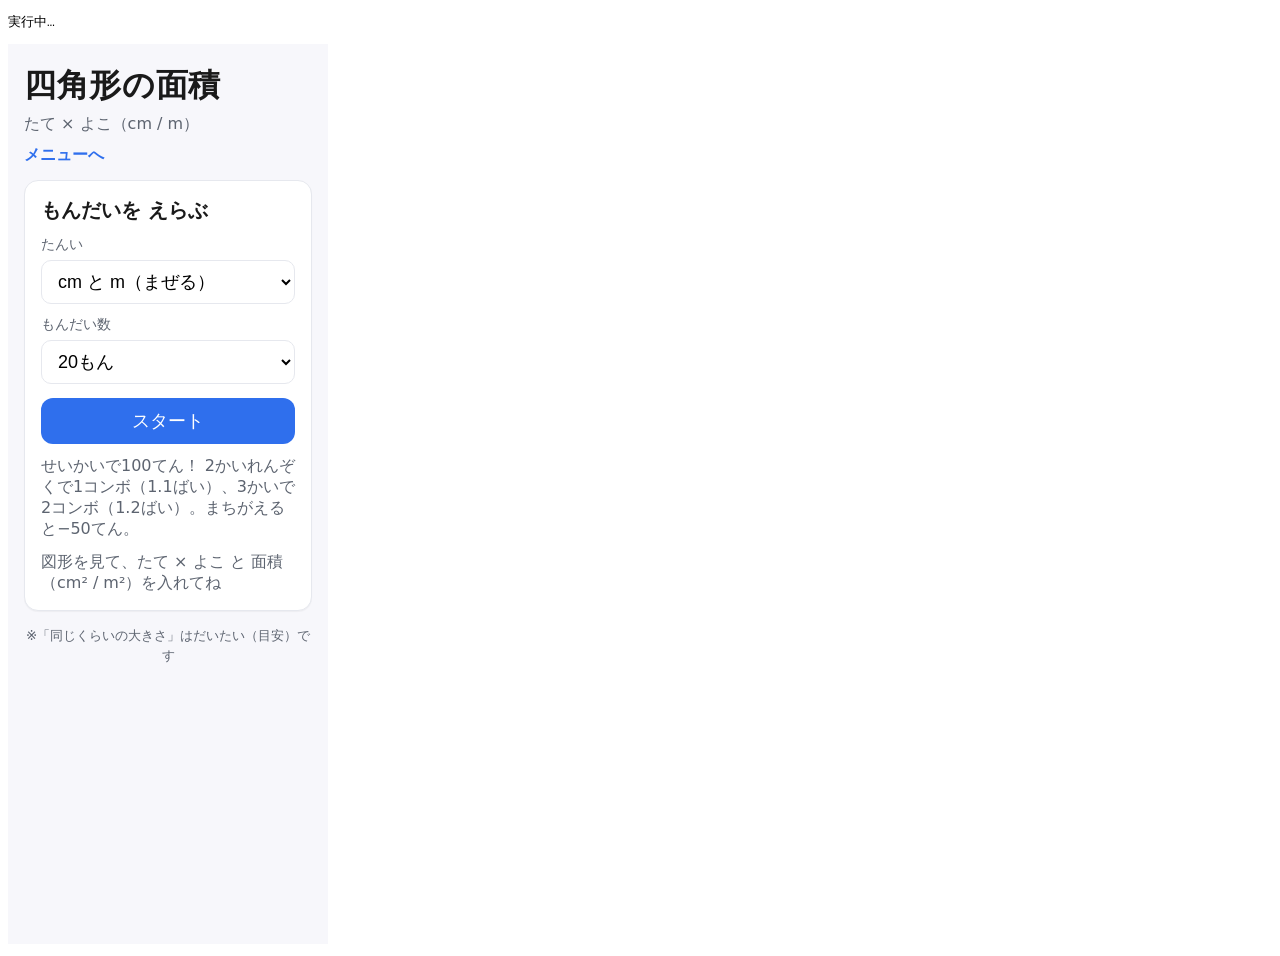
<file: tests/browser.html>
<!doctype html>
<html lang="ja">
<meta charset="utf-8">
<title>算数アプリ 動作確認</title>
<pre id="report">実行中…</pre>
<script>
const report = document.getElementById("report");
const results = [];
const pause = (ms) => new Promise(resolve => setTimeout(resolve, ms));
function assert(value, message) { if (!value) throw new Error(message); }
async function openPage(name, width = 375) {
  const frame = document.createElement("iframe");
  frame.style.cssText = `width:${width}px;height:900px;border:0`;
  frame.src = `../${name}.html`;
  const loaded = new Promise(resolve => frame.onload = resolve);
  document.body.append(frame);
  await loaded;
  const d = frame.contentDocument;
  assert(!d.getElementById("fatalError"), `${name}: 起動エラー`);
  return { frame, d, $: id => d.getElementById(id) };
}
function input(page, id, value) {
  const el = page.$(id);
  el.value = String(value);
  el.dispatchEvent(new page.frame.contentWindow.Event("input", { bubbles: true }));
}
function keypad(page, value) {
  for (const digit of String(value)) page.d.querySelector(`[data-value="${digit}"]`).click();
}
function celebrationVisible(page) {
  const effect = page.d.querySelector(".correct-celebration");
  assert(effect && !effect.hidden, "正解アニメーションを表示");
  assert(!effect.classList.contains("is-encouragement"), "正解時はお祝いの演出");
  assert(page.frame.contentWindow.getComputedStyle(effect).pointerEvents === "none", "アニメーションが入力を妨げない");
  assert(page.d.querySelectorAll(".correct-celebration").length === 1, "アニメーションの要素を再利用");
}
function encouragementVisible(page) {
  const effect = page.d.querySelector(".correct-celebration.is-encouragement");
  assert(effect && !effect.hidden, "不正解時に励ます演出");
  assert(effect.querySelector(".encouragement-face"), "残念そうな表情");
  assert(effect.querySelector(".celebration-praise").textContent.length > 0, "励ましの言葉");
  assert(!effect.querySelector(".celebration-combo"), "不正解時は加点やコンボを表示しない");
  assert(page.frame.contentWindow.getComputedStyle(effect).pointerEvents === "none", "再回答を妨げない");
}
function liveScore(page, points, combo) {
  assert(page.$("livePoints").textContent === String(points), `得点は${points}`);
  assert(page.$("liveCombo").textContent === String(combo), `コンボは${combo}`);
  assert(page.$("liveMultiplier").textContent === `×${(1 + combo / 10).toFixed(1)}`, "コンボ倍率の表示");
}
function finalScore(page, points, maxCombo) {
  assert(page.$("resultPoints").textContent === String(points), `合計得点は${points}`);
  assert(page.$("resultMaxCombo").textContent === String(maxCombo), `最大コンボは${maxCombo}`);
  if (!page.$("screen-result").classList.contains("hidden")) {
    assert(page.d.querySelector(".ranking-entry"), "終了後にランキングを表示");
  }
}
function answer(text) {
  const [a, b] = text.match(/\d+/g).map(Number);
  return text.includes("×") ? a * b : text.includes("÷") ? a / b : text.includes("−") ? a - b : a + b;
}
function noOverflow(page, width) {
  const bad = [...page.d.querySelectorAll("body *")].filter(el => {
    const box = el.getBoundingClientRect();
    return box.width && (box.right > width + 1 || box.left < -1);
  });
  assert(!bad.length, `幅${width}: ${bad.map(el => el.id || el.className).join(",")} がはみ出す`);
}
async function timed(name, options = {}) {
  const p = await openPage(name);
  for (const [id, value] of Object.entries(options)) p.$(id).value = value;
  p.$("startBtn").click();
  liveScore(p, 0, 0);
  p.$("submitBtn").click();
  liveScore(p, 0, 0);
  input(p, "answerInput", 99999);
  liveScore(p, -50, 0);
  assert(p.$("mistakes").textContent === "1", "ミスを1回カウント");
  encouragementVisible(p);
  keypad(p, answer(p.$("problemText").textContent));
  celebrationVisible(p);
  liveScore(p, 50, 0);
  assert(!p.d.querySelector(".celebration-praise").textContent.includes("コンボ"), "1回目の正解ではコンボ演出なし");
  p.$("submitBtn").click();
  p.$("restartBtn").click();
  await pause(300);
  assert(p.$("progress").textContent.startsWith("1 /"), "再スタート時に古い遷移をキャンセル");
  liveScore(p, 0, 0);
  const count = Number(p.$("progress").textContent.split("/")[1]);
  const seen = new Set();
  for (let i = 0; i < count; i++) {
    const text = p.$("problemText").textContent;
    seen.add(text);
    assert(p.$("progress").textContent === `${i + 1} / ${count}`, "進捗");
    if (i === 2) {
      input(p, "answerInput", 99999);
      liveScore(p, 160, 0);
      encouragementVisible(p);
    }
    if (i === 0) {
      const value = String(answer(text));
      input(p, "answerInput", value.replace(/[0-9]/g, x => String.fromCharCode(x.charCodeAt(0) + 0xfee0)));
    } else keypad(p, answer(text));
    if (i === 0) liveScore(p, 100, 0);
    if (i === 1) liveScore(p, 210, 1);
    if (i === 2) liveScore(p, 260, 0);
    p.$("submitBtn").click();
    await pause(250);
  }
  assert(!p.$("screen-result").classList.contains("hidden"), "最後まで完了");
  assert(p.$("resultDetail").textContent === "ミス 1", "二重採点や余分なミスなし");
  finalScore(p, 210 + 100 * (count - 2) + 5 * (count - 2) * (count - 3) - 50, count - 3);
  if (name === "time-attack-kuku") assert(seen.size === 20, "九九の重複なし");
  p.$("againBtn").click();
  assert(p.$("progress").textContent.startsWith("1 /"), "もういちど");
  p.frame.remove();
}
async function practice() {
  const p = await openPage("practice");
  p.$("grade").value = "3";
  for (const id of ["opAdd", "opSub", "opMul", "opDiv"]) p.$(id).checked = true;
  p.$("questionCount").value = "10";
  p.$("startBtn").click();
  keypad(p, answer(p.$("problemText").textContent));
  p.$("submitBtn").click();
  p.$("submitBtn").click();
  celebrationVisible(p);
  p.$("restartBtn").click();
  await pause(700);
  assert(p.$("statusProgress").textContent === "1 / 10", "通常練習の古い遷移キャンセル");
  for (let i = 0; i < 10; i++) {
    keypad(p, answer(p.$("problemText").textContent) + (i === 0 ? 1 : 0));
    p.$("submitBtn").click();
    p.$("submitBtn").click();
    if (i === 0) encouragementVisible(p);
    await pause(700);
  }
  finalScore(p, 1210, 8);
  assert(p.$("mistakeList").children.length === 1, "間違えた問題の振り返り");
  p.$("backBtn").click();
  assert(!p.$("screen-setup").classList.contains("hidden"), "設定に戻る");
  p.frame.remove();
}
async function column() {
  const p = await openPage("time-attack-column-2digit");
  p.$("mode").value = "mix";
  p.$("startBtn").click();
  const a = Number(p.$("rowTop").textContent.trim());
  const bottom = p.$("rowBottom").textContent;
  const b = Number(bottom.match(/\d+/)[0]);
  const add = bottom.includes("+");
  if (add ? a % 10 + b % 10 >= 10 : a % 10 < b % 10) p.$(add ? "carryPlusBtn" : "carryMinusBtn").click();
  const value = add ? a + b : a - b;
  keypad(p, value % 10);
  assert(p.d.activeElement === p.$("ansTens"), "1の位から10の位へ移動");
  keypad(p, Math.floor(value / 10));
  p.$("restartBtn").click();
  await pause(300);
  assert(p.$("progress").textContent === "1 / 20", "筆算の再スタート");
  await finishColumn(p);
}
async function finishColumn(p) {
  for (let i = 0; i < 20; i++) {
    const a = Number(p.$("rowTop").textContent.trim());
    const bottom = p.$("rowBottom").textContent;
    const b = Number(bottom.match(/\d+/)[0]);
    const add = bottom.includes("+");
    if (add ? a % 10 + b % 10 >= 10 : a % 10 < b % 10) p.$(add ? "carryPlusBtn" : "carryMinusBtn").click();
    const value = add ? a + b : a - b;
    if (i === 2) {
      input(p, "ansOnes", (value + 1) % 10);
      input(p, "ansTens", Math.floor(value / 10));
      liveScore(p, 160, 0);
      encouragementVisible(p);
      p.d.querySelector('[data-action="clear"]').click();
      if (add ? a % 10 + b % 10 >= 10 : a % 10 < b % 10) p.$(add ? "carryPlusBtn" : "carryMinusBtn").click();
    }
    keypad(p, value % 10);
    keypad(p, Math.floor(value / 10));
    celebrationVisible(p);
    await pause(300);
  }
  assert(!p.$("screen-result").classList.contains("hidden"), "筆算を完了");
  assert(p.$("resultDetail").textContent === "ミス 1", "筆算の採点");
  finalScore(p, 3490, 17);
  p.frame.remove();
}
async function area(mode) {
  const p = await openPage("area-rectangle");
  p.$("unitMode").value = mode;
  p.$("count").value = "10";
  p.$("startBtn").click();
  for (let i = 0; i < 10; i++) {
    const t = Number(p.$("labelTate").textContent.match(/\d+/)[0]);
    const y = Number(p.$("labelYoko").textContent.match(/\d+/)[0]);
    if (i === 2) {
      keypad(p, t); keypad(p, y);
      input(p, "areaInput", t * y + 1);
      liveScore(p, 160, 0);
      encouragementVisible(p);
    }
    keypad(p, t);
    assert(p.d.activeElement === p.$("yokoInput"), "縦から横へ移動");
    keypad(p, y);
    assert(p.d.activeElement === p.$("areaInput"), "横から面積へ移動");
    keypad(p, t * y);
    assert(!p.$("resultBox").classList.contains("hidden"), "面積の正解表示");
    celebrationVisible(p);
    keypad(p, "123");
    assert(p.$("okCount").textContent === String(i + 1), "正解後の入力を無視");
    p.$("nextBtn").click();
  }
  assert(p.$("resultSummary").textContent === "10", "面積を完了");
  finalScore(p, 1240, 7);
  p.frame.remove();
}
async function areaExamples() {
  const p = await openPage("area-rectangle", 320);
  const w = p.frame.contentWindow;
  const originalRandom = w.Math.random;
  const labels = new Set();
  for (const unit of ["cm", "m"]) {
    p.$("unitMode").value = unit;
    const min = unit === "cm" ? 2 : 1;
    const range = 10 - min;
    for (let t = min; t <= 9; t++) {
      for (let y = min; y <= 9; y++) {
        const values = [(t - min + 0.5) / range, (y - min + 0.5) / range];
        w.Math.random = () => values.shift();
        p.$("startBtn").click();
        w.Math.random = originalRandom;
        const shape = p.$("rectShape");
        const width = Number(shape.getAttribute("width"));
        const height = Number(shape.getAttribute("height"));
        assert(Math.abs(width / height - y / t) < 1e-9, "図形の縦横比が問題の寸法と一致");
        const svgBox = p.$("rectSvg").getBoundingClientRect();
        for (const id of ["rectShape", "measureTate", "measureYoko", "labelTate", "labelYoko"]) {
          const box = p.$(id).getBoundingClientRect();
          assert(box.left >= svgBox.left && box.right <= svgBox.right && box.top >= svgBox.top && box.bottom <= svgBox.bottom, "図形と寸法ラベルが表示枠内に収まる");
        }
        keypad(p, t); keypad(p, y); keypad(p, t * y);
        const captions = p.d.querySelectorAll(".area-result-sub");
        assert(captions.length === 2, "比較対象の寸法を表示");
        labels.add(captions[0].textContent);
        const match = captions[1].textContent.match(/= ([0-9.]+) (cm²|m²)/);
        assert(match && match[2] === (unit === "cm" ? "cm²" : "m²"), "比較の単位");
        const ratio = t * y / Number(match[1]);
        assert(ratio >= 0.8 - 1e-9 && ratio <= 1.25 + 1e-9, "比較対象の面積が近い");
        noOverflow(p, 320);
      }
    }
  }
  assert(labels.size >= 15, "出題範囲に合う多様な例");
  p.frame.remove();
}
async function difficultyLevels() {
  const p = await openPage("time-attack-addsub", 320);
  const w = p.frame.contentWindow;
  const originalTimeout = w.setTimeout.bind(w);
  w.setTimeout = (callback, delay) => originalTimeout(callback, Math.min(delay, 0));
  const carry = (a, b, sub) => {
    while (a || b) {
      if (sub ? a % 10 < b % 10 : a % 10 + b % 10 >= 10) return true;
      a = Math.floor(a / 10); b = Math.floor(b / 10);
    }
    return false;
  };
  for (let grade = 1; grade <= 3; grade++) {
    for (let level = 0; level <= 4; level++) {
      p.$("difficulty").value = grade;
      p.$("level").value = level;
      p.$("level").dispatchEvent(new w.Event("input"));
      assert(p.$("levelValue").value === (level === 0 ? "0（せっていなし）" : String(level)), "スライダーの表示を更新");
      if (level === 0) assert(!p.$("zero").disabled, "設定なしでも0の頻度を設定できる");
      assert(p.$("levelDescription").textContent.length > 0, "難易度の説明");
      noOverflow(p, 320);
      for (const mode of ["add", "sub", "mix"]) {
        p.$("mode").value = mode;
        p.$("zero").value = "none";
        p.$("count").value = "20";
        p.$("startBtn").click();
        let additions = 0;
        const levelCounts = [0, 0, 0, 0];
        for (let i = 0; i < 20; i++) {
          const text = p.$("problemText").textContent;
          const [a, b] = text.match(/\d+/g).map(Number);
          const sub = text.includes("−");
          if (!sub) additions++;
          assert(mode === "mix" || sub === (mode === "sub"), "選択した演算");
          assert(!sub || a > b, "ひき算は負の答えを出さない");
          if (level === 0) {
            if (grade === 1) {
              assert(b >= 1 && b <= 9 && a <= 99, "1年生の範囲");
              if (a <= 9) levelCounts[!sub && a + b > 10 ? 1 : 0]++;
              else {
                assert(a >= 10, "2桁と1桁");
                if (carry(a, b, sub)) {
                  levelCounts[3]++;
                  if (sub && a >= 11 && a <= 18 && a - b < 10) levelCounts[1]++;
                } else levelCounts[2]++;
              }
            } else {
              const base = 10 ** (grade - 1);
              assert(a >= base && a < base * 10 && b < base * 10, "学年の範囲");
              levelCounts[(b < base ? 0 : 2) + Number(carry(a, b, sub))]++;
            }
          } else if (grade === 1 && level <= 2) {
            assert(b >= 1 && b <= 9, "1年生の小さい数");
            if (level === 1) assert(a <= 9 && (sub || a + b <= 10), "難易度1は1桁、和は10以内");
            else if (sub) assert(a >= 11 && a <= 18 && a - b < 10 && carry(a, b, true), "難易度2のくり下がり");
            else assert(a <= 9 && a + b > 10, "難易度2は1桁で和が10を超える");
          } else {
            const digits = Math.max(2, grade);
            assert(a >= 10 ** (digits - 1) && a < 10 ** digits, "学年に合う桁数");
            if (grade >= 2 && level >= 3) assert(b >= 10 ** (digits - 1) && b < 10 ** digits, "同じ桁数どうし");
            else assert(b >= 1 && b < 10 ** (digits - 1), "小さい桁との計算");
            assert(carry(a, b, sub) === (level % 2 === 0), "くりの有無が難易度と一致");
          }
          input(p, "answerInput", answer(text));
          await pause(5);
        }
        assert(!p.$("screen-result").classList.contains("hidden"), "全難易度で完走");
        if (mode === "mix") assert(additions === 10, "混合は半々");
        if (level === 0) assert(levelCounts.every(n => n >= 5), "設定なしは難易度1〜4を均等に含む");
      }
    }
  }
  p.frame.remove();
}
async function mascotsAndEndlessScore() {
  const p = await openPage("area-rectangle", 320);
  const w = p.frame.contentWindow;
  p.$("count").value = "0";
  p.$("startBtn").click();
  const animals = new Set();
  const cheers = new Set();
  let lastAnimal;
  let lastCheer;
  let seed = 83;
  const random = w.Math.random;
  w.Math.random = () => { seed = (1664525 * seed + 1013904223) >>> 0; return seed / 4294967296; };
  for (let i = 0; i < 100; i++) {
    w.TomoCommon.celebrateCorrect(3);
    const animal = p.d.querySelector(".celebration-mascot").textContent;
    const cheer = p.d.querySelector(".celebration-praise").firstChild.textContent;
    assert(animal !== lastAnimal && cheer !== lastCheer, "動物も言葉も連続で同じにしない");
    animals.add(animal); cheers.add(cheer);
    lastAnimal = animal; lastCheer = cheer;
    assert(p.d.querySelector(".celebration-combo").textContent === "3 コンボ！（＋130てん）", "コンボの演出");
    assert(p.d.querySelector(".celebration-praise .celebration-combo"), "コンボ数をセリフ内に表示");
    noOverflow(p, 320);
  }
  w.Math.random = random;
  assert(animals.size === 10 && cheers.size === 10, "動物10種類・言葉10種類");
  const t = Number(p.$("labelTate").textContent.match(/\d+/)[0]);
  const y = Number(p.$("labelYoko").textContent.match(/\d+/)[0]);
  keypad(p, t); keypad(p, y); keypad(p, t * y);
  liveScore(p, 100, 0);
  p.$("finishBtn").click();
  assert(!p.$("screen-result").classList.contains("hidden"), "むげん練習も結果を表示");
  finalScore(p, 100, 0);
  p.$("againBtn").click();
  liveScore(p, 0, 0);
  finalScore(p, 0, 0);
  p.frame.remove();
}
async function reactionTiming() {
  const p = await openPage("area-rectangle", 320);
  const w = p.frame.contentWindow;
  w.TomoCommon.encourageWrong();
  const wrongSize = Number.parseFloat(w.getComputedStyle(p.d.querySelector(".celebration-mascot")).fontSize);
  const wrongTextSize = Number.parseFloat(w.getComputedStyle(p.d.querySelector(".celebration-praise")).fontSize);
  await pause(600);
  encouragementVisible(p);
  noOverflow(p, 320);
  w.TomoCommon.celebrateCorrect(12);
  celebrationVisible(p);
  const mascot = p.d.querySelector(".celebration-mascot");
  assert(Number.parseFloat(w.getComputedStyle(mascot).fontSize) > wrongSize, "正解キャラクターは大きく表示");
  assert(Number.parseFloat(w.getComputedStyle(p.d.querySelector(".celebration-praise")).fontSize) > wrongTextSize, "正解のセリフも大きく表示");
  assert(w.getComputedStyle(mascot).animationDuration === "0.8s", "アニメーションは0.8秒");
  await pause(600);
  celebrationVisible(p);
  noOverflow(p, 320);
  await pause(250);
  assert(p.d.querySelector(".correct-celebration").hidden, "0.8秒後に非表示");
  p.frame.remove();
}
async function unavailableStorage() {
  const p = await openPage("practice");
  const html = p.d.documentElement.outerHTML;
  const base = new URL("../", location.href).href;
  const ready = new Promise(resolve => p.frame.onload = resolve);
  p.frame.srcdoc = html.replace("<head>", `<head><base href="${base}"><script>Object.defineProperty(window, "localStorage", { get() { throw new Error("Storage blocked"); } });<` + "/script>");
  await ready;
  const d = p.frame.contentDocument;
  assert(!d.getElementById("fatalError"), "保存が使えなくても起動");
  d.getElementById("startBtn").click();
  assert(!d.getElementById("screen-quiz").classList.contains("hidden"), "保存が使えなくても開始");
  const w = p.frame.contentWindow;
  const originalTimeout = w.setTimeout.bind(w);
  w.setTimeout = (callback, delay) => originalTimeout(callback, Math.min(delay, 0));
  const q = { frame: p.frame, d, $: id => d.getElementById(id) };
  for (let i = 0; i < 10; i++) {
    input(q, "answerInput", answer(q.$("problemText").textContent));
    q.$("submitBtn").click();
    await pause(5);
  }
  assert(!q.$("screen-result").classList.contains("hidden"), "保存不可でも最後まで完了");
  assert(d.querySelector(".rankings-note").textContent.includes("ほぞんできません"), "保存不可を結果に表示");
  p.frame.remove();
}
async function rankings() {
  const p = await openPage("area-rectangle", 320);
  const w = p.frame.contentWindow;
  const memory = new Map();
  const storage = { getItem: key => memory.get(key) ?? null, setItem: (key, value) => memory.set(key, value) };
  Object.defineProperty(w, "localStorage", { configurable: true, value: storage });
  p.$("count").value = "10";
  const board = w.TomoRankings.create();
  function save(points, maxCombo, elapsedMs = null) {
    board.start();
    board.finish({ points, maxCombo }, { elapsedMs });
  }
  function rows() { return [...p.d.querySelectorAll(".ranking-entry")]; }
  function scores() { return rows().map(row => Number.parseInt(row.querySelector(".ranking-points").textContent, 10)); }
  save(500, 2, 10000);
  const key = [...memory.keys()][0];
  assert(JSON.parse(memory.get(key)).length === 1, "得点を保存");
  board.finish({ points: 9999, maxCombo: 99 });
  assert(JSON.parse(memory.get(key)).length === 1, "同じ終了処理では二重保存しない");
  save(500, 3, 20000);
  assert(rows()[0].classList.contains("is-current"), "同点は最大コンボで順位付け");
  save(500, 3, 10000);
  assert(rows()[0].classList.contains("is-current"), "同点・同コンボは短いタイム順");
  for (let i = 1; i <= 12; i++) save(i * 1000, i);
  assert(rows().length === 10 && scores()[0] === 12000 && scores()[9] === 3000, "上位10件に絞る");
  save(-50, 0);
  assert(!rows().some(row => row.classList.contains("is-current")), "トップ10外を正しく表示");
  noOverflow(p, 320);
  const ready = new Promise(resolve => p.frame.onload = resolve);
  w.location.reload();
  await ready;
  const d = p.frame.contentDocument;
  const loadedWindow = p.frame.contentWindow;
  Object.defineProperty(loadedWindow, "localStorage", { configurable: true, value: storage });
  d.getElementById("count").value = "10";
  const loaded = loadedWindow.TomoRankings.create();
  loaded.start(); loaded.finish({ points: 100, maxCombo: 0 });
  assert(d.querySelectorAll(".ranking-entry").length === 10, "開き直しても保存した記録を表示");
  d.getElementById("count").value = "20";
  loaded.start(); loaded.finish({ points: 700, maxCombo: 4 });
  assert(d.querySelectorAll(".ranking-entry").length === 1 && memory.size === 2, "問題数の異なる記録を分ける");
  d.getElementById("count").value = "10";
  memory.set(key, "invalid json");
  loaded.start(); loaded.finish({ points: -50, maxCombo: 0 });
  assert(JSON.parse(memory.get(key))[0].points === -50, "壊れた保存データから復旧し、負の点も保存");
  storage.setItem = () => { throw new Error("Storage full"); };
  loaded.start(); loaded.finish({ points: 800, maxCombo: 5 });
  assert([...d.querySelectorAll(".rankings-note")].some(el => el.textContent.includes("ほぞんできません")), "容量不足でも結果を表示");
  noOverflow({ d }, 320);
  p.frame.remove();
}
async function rankingResultFallback() {
  const p = await openPage("time-attack-addsub", 320);
  const w = p.frame.contentWindow;
  const memory = new Map();
  Object.defineProperty(w, "localStorage", { configurable: true, value: {
    getItem: key => memory.get(key) ?? null,
    setItem: (key, value) => memory.set(key, value),
  } });
  const score = w.TomoCommon.createScoreboard();
  score.reset();
  score.record(true); score.record(true);
  p.$("resultTime").textContent = "0:12.34";
  // 古いモード処理のように、finishを呼ばずに結果画面だけ表示する。
  p.$("screen-setup").classList.add("hidden");
  p.$("screen-result").classList.remove("hidden");
  await pause(20);
  assert(p.d.querySelectorAll("#rankingsResult").length === 1, "ランキング欄が必ず1つ存在する");
  assert(p.d.querySelectorAll(".ranking-entry").length === 1, "結果表示を検知してランキングを表示");
  assert(memory.size === 1, "結果画面から保存できる");
  const stored = JSON.parse([...memory.values()][0]);
  assert(stored[0].points === 210 && stored[0].elapsedMs === 12340, "得点・タイムを正しく保存");
  score.finish({ elapsedMs: 12340 });
  assert(JSON.parse([...memory.values()][0]).length === 1, "通常処理と併用しても二重保存しない");
  noOverflow(p, 320);
  p.frame.remove();
}
async function backgrounds() {
  const themes = ["dots", "stars", "hearts", "flowers", "clouds", "gingham"];
  for (const name of ["index", "practice", "time-attack-addsub", "time-attack-kuku", "time-attack-mix-add-kuku", "time-attack-column-2digit", "area-rectangle"]) {
    const p = await openPage(name, 320);
    const theme = p.d.documentElement.dataset.background;
    assert(themes.includes(theme), "全ページに背景柄を設定");
    const ready = new Promise(resolve => p.frame.onload = resolve);
    p.frame.contentWindow.location.reload();
    await ready;
    const d = p.frame.contentDocument;
    assert(themes.includes(d.documentElement.dataset.background) && d.documentElement.dataset.background !== theme, "開き直すと前回と異なる柄");
    for (const value of themes) {
      d.documentElement.dataset.background = value;
      assert(p.frame.contentWindow.getComputedStyle(d.body).backgroundImage !== "none", "6種類の柄が表示できる");
      noOverflow({ d }, 320);
    }
    p.frame.remove();
  }
}
async function layouts() {
  for (const width of [320, 360, 375, 390, 414, 540, 768]) {
    for (const name of ["index", "practice", "time-attack-addsub", "time-attack-kuku", "time-attack-mix-add-kuku", "time-attack-column-2digit", "area-rectangle"]) {
      const p = await openPage(name, width);
      noOverflow(p, width);
      if (p.$("startBtn")) { p.$("startBtn").click(); noOverflow(p, width); }
      p.frame.remove();
    }
  }
}
(async () => {
  const checks = [
    ["6種類の背景柄と開き直した際の切り替え", backgrounds],
    ["全ページの表示（320〜768px）", layouts],
    ["ランキングの保存・順位・条件分け・保存失敗", rankings],
    ["古いモード処理でも結果画面にランキング表示", rankingResultFallback],
    ["たし算20問", () => timed("time-attack-addsub", { mode: "add", count: "20", zero: "none" })],
    ["ひき算30問", () => timed("time-attack-addsub", { mode: "sub", count: "30", difficulty: "2", zero: "many" })],
    ["たしひき混合45問", () => timed("time-attack-addsub", { mode: "mix", count: "45", difficulty: "3" })],
    ["九九20問", () => timed("time-attack-kuku")],
    ["たし算＋九九20問", () => timed("time-attack-mix-add-kuku")],
    ["通常練習・連打・振り返り", practice],
    ["設定保存が使えない環境", unavailableStorage],
    ["3学年×5難易度×3演算の出題条件", difficultyLevels],
    ["筆算・繰り上がり・繰り下がり", column],
    ["面積cm", () => area("cm")],
    ["面積m", () => area("m")],
    ["ランダムな動物・言葉とむげん練習の得点", mascotsAndEndlessScore],
    ["演出の表示時間と正解時のサイズ", reactionTiming],
    ["面積の全145通りと大きさの例", areaExamples],
  ];
  for (const [name, run] of checks) {
    try { await run(); results.push(`PASS ${name}`); }
    catch (error) { results.push(`FAIL ${name}: ${error.message}`); }
    report.textContent = results.join("\n");
  }
  document.title = results.some(x => x.startsWith("FAIL")) ? "FAIL" : "PASS";
})();
</script>
</html>
</file>
<file: styles.css>
:root {
  --bg: #f7f7fb;
  --card: #ffffff;
  --text: #1a1a1a;
  --muted: #5d6470;
  --border: #e6e8ee;
  --primary: #2f6fed;
  --primary-press: #2459be;
  --danger: #d12a2a;
  --ok: #1f7a39;
}

* {
  box-sizing: border-box;
}

body {
  margin: 0;
  background: var(--bg);
  color: var(--text);
  font-family: system-ui, -apple-system, "Hiragino Kaku Gothic ProN", "Noto Sans JP",
    "Segoe UI", sans-serif;
}

.container {
  max-width: 760px;
  margin: 0 auto;
  padding: 20px 16px 48px;
}

.header {
  margin-bottom: 14px;
}

.title {
  margin: 0;
  font-size: 32px;
  letter-spacing: 0.02em;
}

.subtitle {
  margin: 6px 0 0;
  color: var(--muted);
}

.card {
  background: var(--card);
  border: 1px solid var(--border);
  border-radius: 14px;
  padding: 16px;
  box-shadow: 0 1px 1px rgba(0, 0, 0, 0.04);
}

.card + .card {
  margin-top: 14px;
}

.card-title {
  margin: 0 0 12px;
  font-size: 20px;
}

.form-grid {
  display: grid;
  grid-template-columns: repeat(2, minmax(0, 1fr));
  gap: 12px;
}

.field {
  display: grid;
  gap: 6px;
  min-width: 0;
}

.field select {
  width: 100%;
  min-width: 0;
}

.field-label {
  color: var(--muted);
  font-size: 14px;
}

select,
input {
  font-size: 18px;
  padding: 10px 12px;
  border-radius: 10px;
  border: 1px solid var(--border);
  background: #fff;
}

.ops {
  margin: 14px 0 0;
  padding: 12px;
  border-radius: 12px;
  border: 1px solid var(--border);
}

.ops-title {
  padding: 0 6px;
  color: var(--muted);
}

.checkbox {
  display: flex;
  align-items: center;
  gap: 10px;
  font-size: 18px;
  padding: 8px 6px;
}

.checkbox input {
  width: 20px;
  height: 20px;
}

.actions {
  display: flex;
  gap: 10px;
  margin-top: 14px;
  flex-wrap: wrap;
}

.btn {
  appearance: none;
  border: 1px solid transparent;
  border-radius: 12px;
  padding: 10px 14px;
  font-size: 18px;
  cursor: pointer;
  user-select: none;
}

.btn-primary {
  background: var(--primary);
  color: #fff;
}

.btn-primary:active {
  background: var(--primary-press);
}

.btn-ghost {
  background: transparent;
  border-color: var(--border);
  color: var(--text);
}

.hint {
  margin: 12px 0 0;
  color: var(--muted);
}

.hidden {
  display: none;
}

.status-row {
  display: flex;
  align-items: center;
  justify-content: space-between;
  gap: 10px;
}

.status {
  color: var(--muted);
  font-size: 16px;
}

.dot {
  margin: 0 6px;
}

.problem {
  margin: 18px 0 14px;
  padding: 18px 12px;
  border-radius: 14px;
  background: #f3f6ff;
  border: 1px solid #dfe8ff;
}

.problem-text {
  font-size: 44px;
  font-weight: 700;
  text-align: center;
  letter-spacing: 0.02em;
}

/* --- Rectangle area (diagram) --- */
.rect-wrap {
  display: grid;
  place-items: center;
  margin-bottom: 12px;
}

.rect-svg {
  width: min(520px, 100%);
  height: auto;
}

.rect-shape {
  fill: #ffffff;
  stroke: #1d4ed8;
  stroke-width: 4;
}

.rect-measure {
  stroke: #111827;
  stroke-width: 3;
  stroke-linecap: round;
}

.rect-label {
  font-size: 20px;
  font-weight: 900;
  fill: #111827;
}

.formula {
  background: #ffffff;
  border: 1px solid #dfe8ff;
  border-radius: 14px;
  padding: 12px;
}

.formula-title {
  font-weight: 900;
  color: #1d4ed8;
  margin-bottom: 10px;
}

.formula-row {
  display: grid;
  grid-template-columns: minmax(0, 80px) auto minmax(0, 80px) auto;
  justify-content: start;
  align-items: end;
  gap: 10px;
}

.formula-row-area {
  margin-top: 12px;
}

.area-input-row {
  display: grid;
  grid-template-columns: minmax(0, 120px) auto;
  justify-content: start;
  align-items: center;
  gap: 10px;
}

.formula .answer-input {
  width: 100%;
  min-width: 0;
  max-width: 100%;
  padding: 10px 8px;
}

.area-unit {
  color: var(--muted);
  font-weight: 900;
  font-size: 18px;
  white-space: nowrap;
}

.formula-cell {
  display: grid;
  gap: 6px;
  min-width: 0;
}

.formula-caption {
  color: var(--muted);
  font-size: 14px;
  font-weight: 800;
}

.formula-x {
  font-size: 30px;
  font-weight: 900;
  padding-bottom: 10px;
}

.formula-unit {
  color: var(--muted);
  font-size: 18px;
  font-weight: 800;
  padding-bottom: 14px;
}

.area-result {
  margin-top: 12px;
  padding: 12px;
  border-radius: 14px;
  border: 1px solid var(--border);
  background: #fff;
}

.area-result-title {
  font-size: 18px;
  font-weight: 900;
}

.area-result-sub {
  margin-top: 6px;
  color: var(--muted);
  font-weight: 800;
}

.area-result-actions {
  margin-top: 10px;
  display: flex;
  gap: 10px;
  flex-wrap: wrap;
}

.answer-row {
  display: grid;
  grid-template-columns: 1fr auto;
  gap: 10px;
  align-items: center;
}

.answer-input {
  font-size: 28px;
  text-align: center;
  width: 100%;
  max-width: 100%;
  min-width: 0;
}

.feedback {
  margin: 12px 0 0;
  min-height: 1.4em;
  font-size: 18px;
  font-weight: 600;
}

.feedback.ok {
  color: var(--ok);
}

.feedback.ng {
  color: var(--danger);
}

.result-summary {
  display: grid;
  gap: 6px;
  margin-top: 4px;
}

.result-big {
  font-size: 44px;
  font-weight: 800;
}

.result-unit {
  font-size: 20px;
  font-weight: 600;
  color: var(--muted);
  margin-left: 8px;
}

.result-small {
  color: var(--muted);
}

.mistakes {
  margin-top: 16px;
  padding-top: 12px;
  border-top: 1px solid var(--border);
}

.mistakes-title {
  margin: 0 0 10px;
  font-size: 18px;
}

.mistake-list {
  margin: 0;
  padding-left: 22px;
  display: grid;
  gap: 8px;
}

.footer {
  margin-top: 14px;
  text-align: center;
  color: var(--muted);
}

.top-nav {
  margin-top: 10px;
}

.link {
  color: var(--primary);
  text-decoration: none;
  font-weight: 600;
}

.link:hover {
  text-decoration: underline;
}

.menu {
  display: grid;
  gap: 10px;
}

.menu-item {
  display: grid;
  gap: 4px;
  padding: 12px;
  border: 1px solid var(--border);
  border-radius: 12px;
  text-decoration: none;
  color: inherit;
  background: #fff;
}

.menu-item:hover {
  border-color: #cfd6e6;
  background: #fbfcff;
}

.menu-title {
  font-size: 18px;
  font-weight: 800;
}

.menu-desc {
  color: var(--muted);
}

.timer {
  font-variant-numeric: tabular-nums;
}

.column-problem {
  margin: 18px auto 14px;
  max-width: 420px;
  padding: 18px 12px;
  border-radius: 14px;
  background: #f3f6ff;
  border: 1px solid #dfe8ff;
}

.carry-row {
  display: flex;
  align-items: center;
  justify-content: flex-end;
  gap: 10px;
  margin-bottom: 8px;
}

.carry-field {
  display: inline-flex;
  align-items: center;
  gap: 10px;
}

.carry-label {
  font-weight: 800;
  color: #1d4ed8;
}


.carry-buttons {
  display: inline-flex;
  align-items: center;
  gap: 8px;
}

.carry-btn {
  appearance: none;
  border: 1px solid #c7d2fe;
  background: #fff;
  border-radius: 12px;
  font-size: 18px;
  font-weight: 900;
  padding: 8px 10px;
  min-width: 56px;
  cursor: pointer;
  user-select: none;
  touch-action: manipulation;
}

.carry-btn.is-active {
  background: #1d4ed8;
  border-color: #1d4ed8;
  color: #fff;
}

.carry-value {
  font-size: 14px;
  color: var(--muted);
  font-weight: 700;
}

.carry-hint {
  color: var(--muted);
  font-size: 13px;
}

.column-row {
  font-family: ui-monospace, SFMono-Regular, Menlo, Monaco, Consolas,
    "Liberation Mono", "Courier New", monospace;
  font-size: 44px;
  font-weight: 800;
  text-align: right;
  letter-spacing: 0.02em;
}

.column-line {
  margin: 8px 0 10px;
  border-top: 4px solid #1a1a1a;
}

.column-answer {
  display: flex;
  justify-content: flex-end;
  gap: 10px;
}

.digit-input {
  width: 70px;
  height: 68px;
  font-size: 44px;
  text-align: center;
  border-radius: 12px;
}

@media (max-width: 540px) {
  .problem {
    padding: 14px 10px;
  }

  .rect-svg {
    max-height: 160px;
  }

  .formula {
    padding: 10px;
  }

  .formula-x {
    font-size: 26px;
  }

  .status-row {
    flex-wrap: wrap;
    align-items: stretch;
  }

  .status-row .btn {
    width: 100%;
  }

  .answer-row {
    grid-template-columns: 1fr;
  }

  .answer-row .btn {
    width: 100%;
  }

  .actions {
    flex-direction: column;
    align-items: stretch;
  }

  .actions .btn,
  .actions .link,
  .actions a.btn {
    width: 100%;
    text-align: center;
  }

  .form-grid {
    grid-template-columns: minmax(0, 1fr);
  }

  .problem-text {
    font-size: 38px;
  }

  .digit-input {
    width: 62px;
    height: 62px;
    font-size: 40px;
  }

  .formula-row {
    grid-template-columns: minmax(0, 72px) auto minmax(0, 72px);
  }

  .formula-unit {
    grid-column: 1 / -1;
    padding-bottom: 0;
  }
}

/* --- On-screen numpad (mobile/tablet) --- */
.numpad {
  margin-top: 12px;
  display: block;
}

.numpad-grid {
  display: grid;
  grid-template-columns: repeat(3, 1fr);
  gap: 10px;
}

.numpad-key {
  border: 1px solid #e4e4e7;
  background: #fff;
  border-radius: 14px;
  font-size: 20px;
  font-weight: 800;
  padding: 14px 10px;
  touch-action: manipulation;
}

.numpad-key:active {
  transform: translateY(1px);
}

.numpad-fn {
  background: #f4f4f5;
}

.difficulty-control {
  margin-top: 16px;
}

.difficulty-control input[type="range"] {
  width: 100%;
  min-width: 0;
  margin: 0;
  padding: 10px 0;
  accent-color: var(--primary);
  cursor: pointer;
}

.difficulty-steps {
  display: flex;
  justify-content: space-between;
  color: var(--muted);
}

.correct-celebration {
  position: fixed;
  top: 24%;
  left: 50%;
  transform: translateX(-50%);
  width: min(260px, calc(100vw - 32px));
  height: 190px;
  z-index: 10;
  pointer-events: none;
  user-select: none;
  display: grid;
  justify-items: center;
  align-content: center;
  filter: drop-shadow(0 3px 6px rgb(97 53 112 / 15%));
}

.correct-celebration[hidden] {
  display: none;
}

.celebration-mascot {
  position: relative;
  font-size: 80px;
  line-height: 1.1;
  animation: celebration-bounce 800ms ease-out both;
}

.encouragement-face {
  position: absolute;
  right: -8px;
  bottom: -2px;
  font-size: 30px;
}

.correct-celebration.is-encouragement {
  width: min(240px, calc(100vw - 32px));
  height: 160px;
}

.is-encouragement .celebration-mascot {
  font-size: 56px;
  animation-name: encouragement-nod;
}

.is-encouragement .celebration-praise {
  font-size: 18px;
  background: #eef4ff;
  color: #375b85;
}

@keyframes encouragement-nod {
  0% { opacity: 0; transform: translateY(-8px) rotate(-8deg); }
  30%, 75% { opacity: 1; transform: translateY(4px) rotate(-5deg); }
  100% { opacity: 0; transform: translateY(8px) rotate(0); }
}

.celebration-praise {
  max-width: 100%;
  text-align: center;
  padding: 4px 14px;
  border-radius: 999px;
  background: #fff0f6;
  color: #a52c68;
  font-size: 22px;
  font-weight: 800;
  animation: celebration-bounce 800ms ease-out both;
}

.celebration-combo {
  display: block;
  margin-top: 2px;
  color: #804b00;
  font-size: 17px;
  font-weight: 800;
}

.game-score {
  display: flex;
  flex-wrap: wrap;
  justify-content: space-between;
  gap: 8px 16px;
  margin: 14px 0;
  padding: 12px;
  border-radius: 12px;
  background: #fff7e6;
  color: #804b00;
}

.game-score > div {
  display: flex;
  flex-wrap: wrap;
  align-items: baseline;
  gap: 5px;
  min-width: 0;
}

.game-score strong {
  font-size: 24px;
  overflow-wrap: anywhere;
}

.score-caption {
  font-size: 14px;
}

.game-score-result strong {
  font-size: 32px;
}

.celebration-star {
  position: absolute;
  top: 35%;
  left: 44%;
  font-size: 22px;
  --angle: calc(var(--star-index) * 72deg);
  animation: celebration-sparkle 800ms ease-out both;
}

@keyframes celebration-bounce {
  0% { opacity: 0; transform: translateY(12px) scale(0.7); }
  25% { opacity: 1; transform: translateY(-6px) scale(1.08); }
  45%, 75% { opacity: 1; transform: translateY(0) scale(1); }
  100% { opacity: 0; transform: translateY(-14px) scale(0.95); }
}

@keyframes celebration-sparkle {
  0% { opacity: 0; transform: rotate(var(--angle)) translateY(-20px) rotate(calc(-1 * var(--angle))) scale(0.5); }
  25% { opacity: 1; }
  100% { opacity: 0; transform: rotate(var(--angle)) translateY(-80px) rotate(calc(-1 * var(--angle))) scale(1); }
}

@media (prefers-reduced-motion: reduce) {
  .celebration-mascot,
  .is-encouragement .celebration-mascot,
  .celebration-praise,
  .celebration-combo {
    animation: none;
  }

  .celebration-star {
    display: none;
  }
}

/* 淡い柄はカードの外側に表示し、問題の読みやすさを保つ。 */
body {
  min-height: 100vh;
}

:root[data-background="dots"] body {
  background-color: #f3faf6;
  background-image: radial-gradient(circle, #c6e1d2 2px, transparent 3px), radial-gradient(circle, #e6d8bb 2px, transparent 3px);
  background-size: 40px 40px;
  background-position: 0 0, 20px 20px;
}

:root[data-background="gingham"] body {
  background-color: #fff9f2;
  background-image: repeating-linear-gradient(0deg, #f4d9bd45 0 14px, transparent 14px 28px), repeating-linear-gradient(90deg, #f4d9bd45 0 14px, transparent 14px 28px);
}

:root[data-background="stars"] body {
  background-color: #f5f4ff;
  background-image: url("data:image/svg+xml,%3Csvg%20xmlns%3D%22http%3A%2F%2Fwww.w3.org%2F2000%2Fsvg%22%20width%3D%2272%22%20height%3D%2272%22%20viewBox%3D%220%200%2072%2072%22%3E%3Cpath%20d%3D%22m18%208%203%207%208%201-6%205%202%208-7-4-7%204%202-8-6-5%208-1z%22%20fill%3D%22%23c8b9ed%22%20opacity%3D%22.45%22%2F%3E%3Cpath%20d%3D%22m55%2042%202%205%206%201-4%204%201%206-5-3-5%203%201-6-4-4%206-1z%22%20fill%3D%22%23ead6a2%22%20opacity%3D%22.5%22%2F%3E%3C%2Fsvg%3E");
}

:root[data-background="hearts"] body {
  background-color: #fff5f8;
  background-image: url("data:image/svg+xml,%3Csvg%20xmlns%3D%22http%3A%2F%2Fwww.w3.org%2F2000%2Fsvg%22%20width%3D%2272%22%20height%3D%2272%22%20viewBox%3D%220%200%2072%2072%22%3E%3Cpath%20d%3D%22M12%2018C1%2010%207%201%2014%207c7-6%2013%203%202%2011l-2%202z%22%20fill%3D%22%23eeb8cc%22%20opacity%3D%22.4%22%2F%3E%3Cpath%20d%3D%22M48%2053c-11-8-5-17%202-11%207-6%2013%203%202%2011l-2%202z%22%20fill%3D%22%23d6c2eb%22%20opacity%3D%22.35%22%2F%3E%3C%2Fsvg%3E");
}

:root[data-background="flowers"] body {
  background-color: #fffaf1;
  background-image: url("data:image/svg+xml,%3Csvg%20xmlns%3D%22http%3A%2F%2Fwww.w3.org%2F2000%2Fsvg%22%20width%3D%2272%22%20height%3D%2272%22%20viewBox%3D%220%200%2072%2072%22%3E%3Cg%20fill%3D%22%23e6b6c9%22%20opacity%3D%22.4%22%3E%3Ccircle%20cx%3D%2220%22%20cy%3D%2212%22%20r%3D%226%22%2F%3E%3Ccircle%20cx%3D%2228%22%20cy%3D%2220%22%20r%3D%226%22%2F%3E%3Ccircle%20cx%3D%2220%22%20cy%3D%2228%22%20r%3D%226%22%2F%3E%3Ccircle%20cx%3D%2212%22%20cy%3D%2220%22%20r%3D%226%22%2F%3E%3C%2Fg%3E%3Ccircle%20cx%3D%2220%22%20cy%3D%2220%22%20r%3D%224%22%20fill%3D%22%23efdaa3%22%2F%3E%3Cg%20fill%3D%22%23bddbc6%22%20opacity%3D%22.45%22%3E%3Cellipse%20cx%3D%2250%22%20cy%3D%2251%22%20rx%3D%228%22%20ry%3D%224%22%20transform%3D%22rotate%28-35%2050%2051%29%22%2F%3E%3C%2Fg%3E%3C%2Fsvg%3E");
}

:root[data-background="clouds"] body {
  background-color: #f1f9ff;
  background-image: url("data:image/svg+xml,%3Csvg%20xmlns%3D%22http%3A%2F%2Fwww.w3.org%2F2000%2Fsvg%22%20width%3D%2272%22%20height%3D%2272%22%20viewBox%3D%220%200%2072%2072%22%3E%3Cpath%20d%3D%22M9%2028a7%207%200%200%201%201-14%2010%2010%200%200%201%2019-2%208%208%200%200%201%201%2016z%22%20fill%3D%22%23c4deef%22%20opacity%3D%22.45%22%2F%3E%3Ccircle%20cx%3D%2253%22%20cy%3D%2251%22%20r%3D%226%22%20fill%3D%22%23f4dfa7%22%20opacity%3D%22.55%22%2F%3E%3C%2Fsvg%3E");
}

.rankings {
  margin-top: 20px;
  padding-top: 16px;
  border-top: 1px solid var(--border);
}

.rankings-title {
  margin: 0 0 8px;
  font-size: 20px;
}

.rankings-caption,
.rankings-note {
  font-size: 14px;
  line-height: 1.7;
  overflow-wrap: anywhere;
}

.rankings-caption {
  color: var(--muted);
}

.ranking-list {
  list-style: none;
  padding: 0;
  display: grid;
  gap: 8px;
}

.ranking-entry {
  display: grid;
  grid-template-columns: 42px minmax(0, 1fr);
  gap: 10px;
  padding: 12px;
  border: 1px solid var(--border);
  border-radius: 12px;
  background: #fff;
}

.ranking-entry.is-current {
  border-color: #e7bf62;
  background: #fff9e9;
}

.ranking-position {
  font-size: 20px;
  font-weight: 800;
  color: #8a6518;
}

.ranking-points {
  font-size: 20px;
  overflow-wrap: anywhere;
}

.ranking-details {
  margin-top: 4px;
  color: var(--muted);
  font-size: 13px;
  line-height: 1.6;
  overflow-wrap: anywhere;
}
</file>
